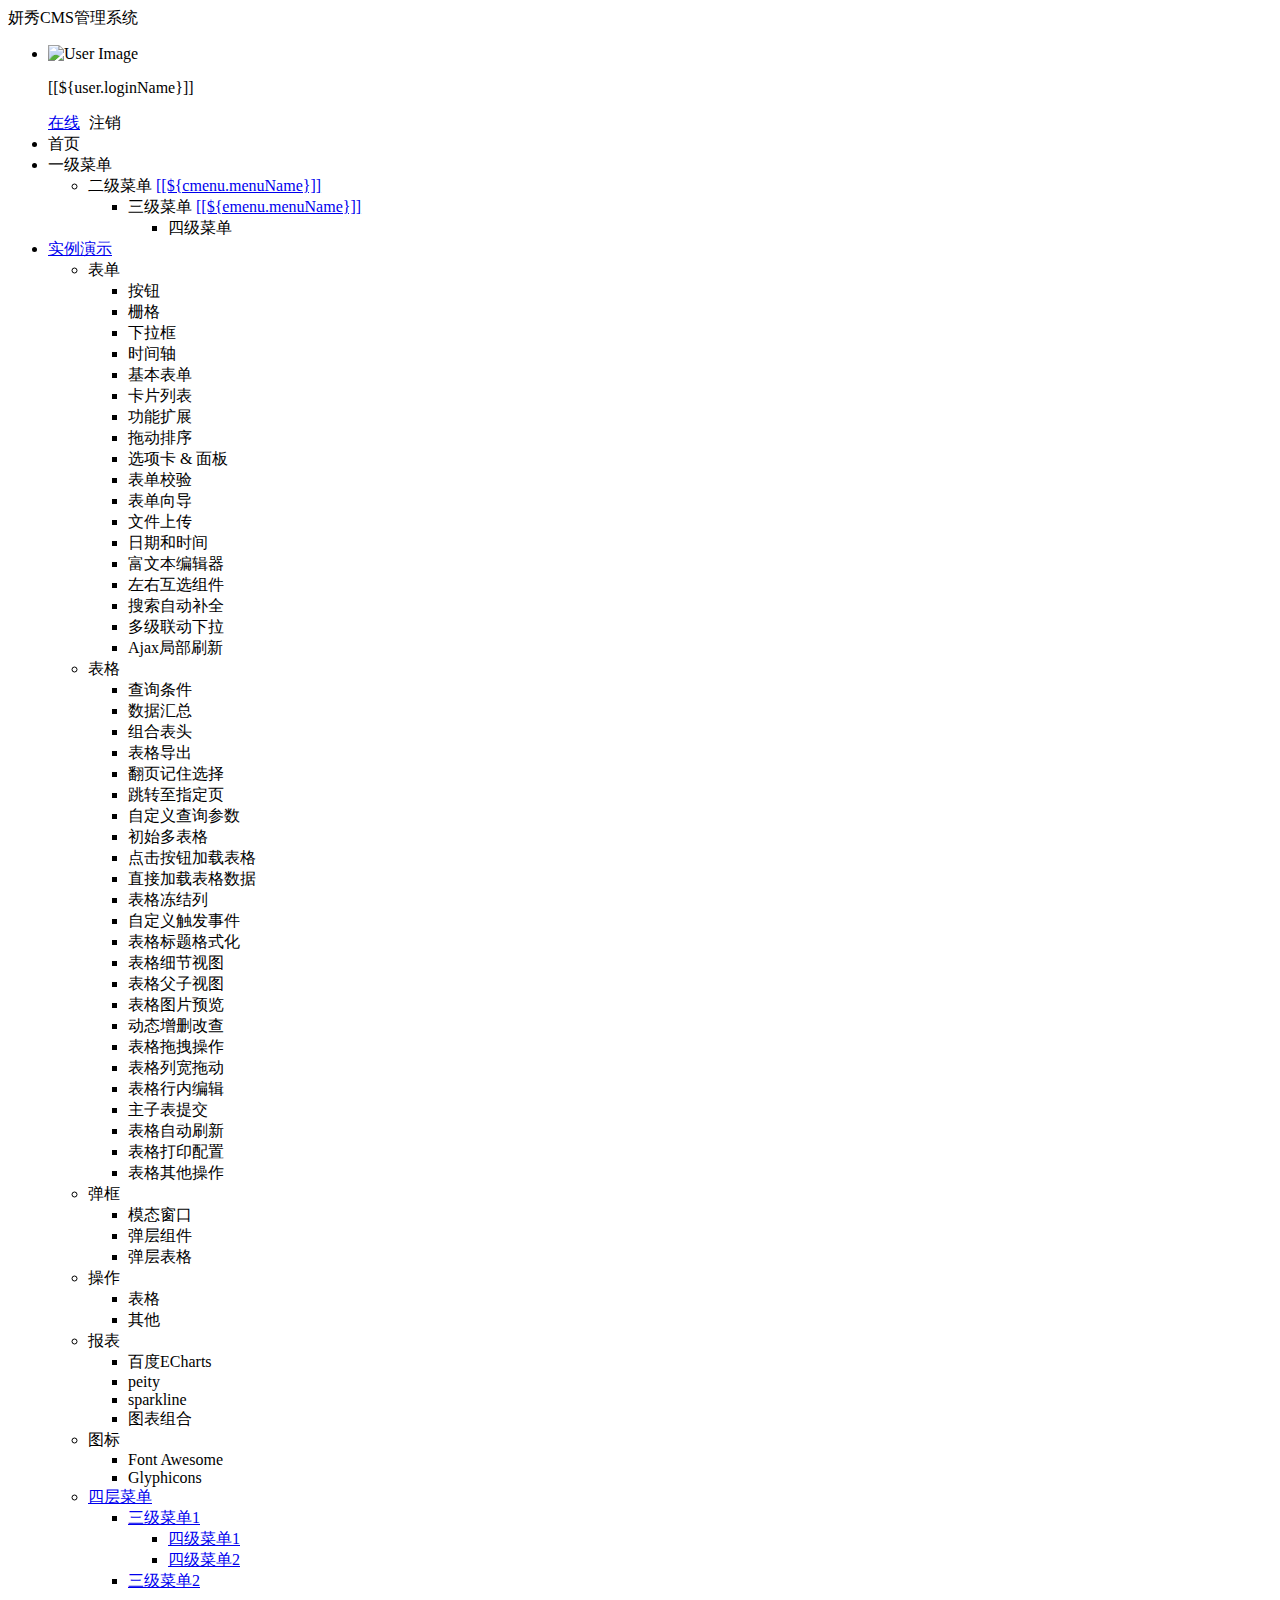
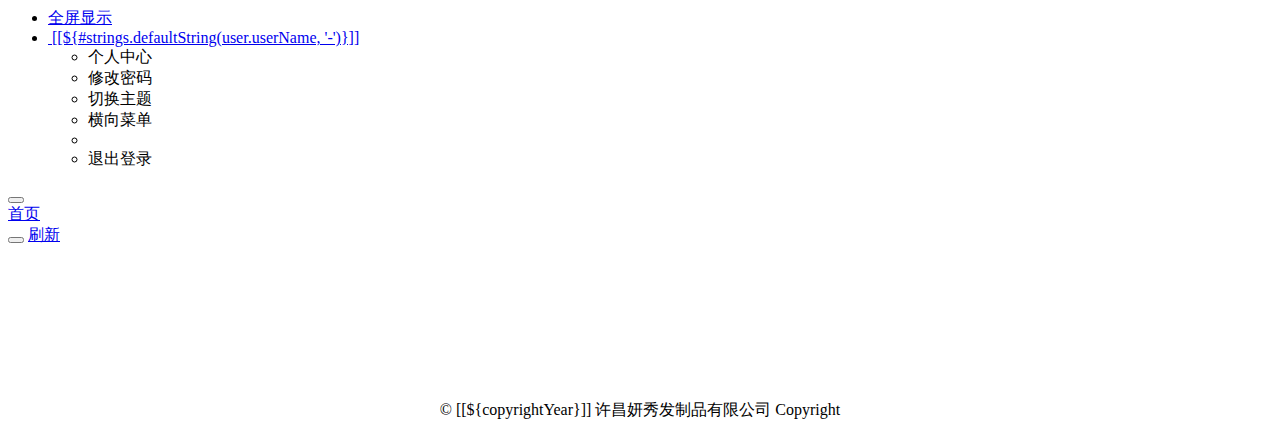
<file: yanxiuhair/yanxiuhair-admin/src/main/resources/templates/index.html>
<!DOCTYPE html>
<html  lang="zh" xmlns:th="http://www.thymeleaf.org">
<head>
    <meta charset="utf-8">
    <meta name="viewport" content="width=device-width, initial-scale=1.0">
    <meta name="renderer" content="webkit">
    <title>妍秀CMS管理系统首页</title>
    <!-- 避免IE使用兼容模式 -->
 	<meta http-equiv="X-UA-Compatible" content="IE=edge">
    <link th:href="@{favicon.ico}" rel="shortcut icon"/>
    <link th:href="@{/css/bootstrap.min.css}" rel="stylesheet"/>
    <link th:href="@{/css/jquery.contextMenu.min.css}" rel="stylesheet"/>
    <link th:href="@{/css/font-awesome.min.css}" rel="stylesheet"/>
    <link th:href="@{/css/animate.css}" rel="stylesheet"/>
    <link th:href="@{/css/style.css}" rel="stylesheet"/>
    <link th:href="@{/css/skins.css}" rel="stylesheet"/>
    <link th:href="@{/yanxiuhair/css/ui.css?v=4.4.0}" rel="stylesheet"/>
</head>
<body class="fixed-sidebar full-height-layout gray-bg" style="overflow: hidden">
<div id="wrapper">

    <!--左侧导航开始-->
    <nav class="navbar-default navbar-static-side" role="navigation">
        <div class="nav-close">
            <i class="fa fa-times-circle"></i>
        </div>
        <a th:href="@{/index}">
            <li class="logo hidden-xs">
                <span class="logo-lg">妍秀CMS管理系统</span>
            </li>
         </a>
        <div class="sidebar-collapse">
            <ul class="nav" id="side-menu">
            	<li>
            		<div class="user-panel">
            			<a class="menuItem noactive" title="个人中心" th:href="@{/system/user/profile}">
            				<div class="hide" th:text="个人中心"></div>
					        <div class="pull-left image">
		                    	<img th:src="(${#strings.isEmpty(user.avatar)}) ? @{/img/profile.jpg} : @{${user.avatar}}" th:onerror="this.src='img/profile.jpg'" class="img-circle" alt="User Image">
					        </div>
				        </a>
				        <div class="pull-left info">
				          <p>[[${user.loginName}]]</p>
				          <a href="#"><i class="fa fa-circle text-success"></i> 在线</a>
				          <a th:href="@{logout}" style="padding-left:5px;"><i class="fa fa-sign-out text-danger"></i> 注销</a>
				        </div>
				    </div>
            	</li>
                <li>
                    <a class="menuItem" th:href="@{/system/main}"><i class="fa fa-home"></i> <span class="nav-label">首页</span> </a>
                </li>
                <li th:each="menu : ${menus}">
                	<a th:class="@{${!#strings.isEmpty(menu.url) && menu.url != '#'} ? ${menu.target}}" th:href="@{${#strings.isEmpty(menu.url)} ? |#| : ${menu.url}}">
                		<i class="fa fa-bar-chart-o" th:class="${menu.icon}"></i>
                    	<span class="nav-label" th:text="${menu.menuName}">一级菜单</span>
                    	<span th:class="${#strings.isEmpty(menu.url) || menu.url == '#'} ? |fa arrow|"></span>
                	</a>
                    <ul class="nav nav-second-level collapse">
						<li th:each="cmenu : ${menu.children}">
							<a th:if="${#lists.isEmpty(cmenu.children)}" th:class="${#strings.isEmpty(cmenu.target)} ? |menuItem| : ${cmenu.target}" th:utext="${cmenu.menuName}" th:href="@{${cmenu.url}}">二级菜单</a>
							<a th:if="${not #lists.isEmpty(cmenu.children)}" href="#">[[${cmenu.menuName}]]<span class="fa arrow"></span></a>
							<ul th:if="${not #lists.isEmpty(cmenu.children)}" class="nav nav-third-level">
								<li th:each="emenu : ${cmenu.children}">
								    <a th:if="${#lists.isEmpty(emenu.children)}" th:class="${#strings.isEmpty(emenu.target)} ? |menuItem| : ${emenu.target}" th:text="${emenu.menuName}" th:href="@{${emenu.url}}">三级菜单</a>
								    <a th:if="${not #lists.isEmpty(emenu.children)}" href="#">[[${emenu.menuName}]]<span class="fa arrow"></span></a>
								    <ul th:if="${not #lists.isEmpty(emenu.children)}" class="nav nav-four-level">
								      	<li th:each="fmenu : ${emenu.children}"><a th:if="${#lists.isEmpty(fmenu.children)}" th:class="${#strings.isEmpty(fmenu.target)} ? |menuItem| : ${fmenu.target}" th:text="${fmenu.menuName}" th:href="@{${fmenu.url}}">四级菜单</a></li>
								    </ul>
								</li>
							</ul>
						</li>
					</ul>
                </li>
                <li th:if="${demoEnabled}">
                    <a href="#"><i class="fa fa-desktop"></i><span class="nav-label">实例演示</span><span class="fa arrow"></span></a>
                    <ul class="nav nav-second-level collapse">
                        <li> <a>表单<span class="fa arrow"></span></a>
                            <ul class="nav nav-third-level">
								<li><a class="menuItem" th:href="@{/demo/form/button}">按钮</a></li>
								<li><a class="menuItem" th:href="@{/demo/form/grid}">栅格</a></li>
								<li><a class="menuItem" th:href="@{/demo/form/select}">下拉框</a></li>
								<li><a class="menuItem" th:href="@{/demo/form/timeline}">时间轴</a></li>
								<li><a class="menuItem" th:href="@{/demo/form/basic}">基本表单</a></li>
								<li><a class="menuItem" th:href="@{/demo/form/cards}">卡片列表</a></li>
								<li><a class="menuItem" th:href="@{/demo/form/jasny}">功能扩展</a></li>
								<li><a class="menuItem" th:href="@{/demo/form/sortable}">拖动排序</a></li>
								<li><a class="menuItem" th:href="@{/demo/form/tabs_panels}">选项卡 & 面板</a></li>
								<li><a class="menuItem" th:href="@{/demo/form/validate}">表单校验</a></li>
								<li><a class="menuItem" th:href="@{/demo/form/wizard}">表单向导</a></li>
								<li><a class="menuItem" th:href="@{/demo/form/upload}">文件上传</a></li>
								<li><a class="menuItem" th:href="@{/demo/form/datetime}">日期和时间</a></li>
								<li><a class="menuItem" th:href="@{/demo/form/summernote}">富文本编辑器</a></li>
								<li><a class="menuItem" th:href="@{/demo/form/duallistbox}">左右互选组件</a></li>
								<li><a class="menuItem" th:href="@{/demo/form/autocomplete}">搜索自动补全</a></li>
								<li><a class="menuItem" th:href="@{/demo/form/cxselect}">多级联动下拉</a></li>
								<li><a class="menuItem" th:href="@{/demo/form/localrefresh}">Ajax局部刷新</a></li>
							</ul>
                        </li>
                        <li> <a>表格<span class="fa arrow"></span></a>
                            <ul class="nav nav-third-level">
								<li><a class="menuItem" th:href="@{/demo/table/search}">查询条件</a></li>
								<li><a class="menuItem" th:href="@{/demo/table/footer}">数据汇总</a></li>
								<li><a class="menuItem" th:href="@{/demo/table/groupHeader}">组合表头</a></li>
								<li><a class="menuItem" th:href="@{/demo/table/export}">表格导出</a></li>
								<li><a class="menuItem" th:href="@{/demo/table/remember}">翻页记住选择</a></li>
								<li><a class="menuItem" th:href="@{/demo/table/pageGo}">跳转至指定页</a></li>
								<li><a class="menuItem" th:href="@{/demo/table/params}">自定义查询参数</a></li>
								<li><a class="menuItem" th:href="@{/demo/table/multi}">初始多表格</a></li>
								<li><a class="menuItem" th:href="@{/demo/table/button}">点击按钮加载表格</a></li>
								<li><a class="menuItem" th:href="@{/demo/table/data}">直接加载表格数据</a></li>
								<li><a class="menuItem" th:href="@{/demo/table/fixedColumns}">表格冻结列</a></li>
								<li><a class="menuItem" th:href="@{/demo/table/event}">自定义触发事件</a></li>
								<li><a class="menuItem" th:href="@{/demo/table/headerStyle}">表格标题格式化</a></li>
								<li><a class="menuItem" th:href="@{/demo/table/detail}">表格细节视图</a></li>
								<li><a class="menuItem" th:href="@{/demo/table/child}">表格父子视图</a></li>
								<li><a class="menuItem" th:href="@{/demo/table/image}">表格图片预览</a></li>
								<li><a class="menuItem" th:href="@{/demo/table/curd}">动态增删改查</a></li>
								<li><a class="menuItem" th:href="@{/demo/table/reorder}">表格拖拽操作</a></li>
								<li><a class="menuItem" th:href="@{/demo/table/resizable}">表格列宽拖动</a></li>
								<li><a class="menuItem" th:href="@{/demo/table/editable}">表格行内编辑</a></li>
								<li><a class="menuItem" th:href="@{/demo/table/subdata}">主子表提交</a></li>
								<li><a class="menuItem" th:href="@{/demo/table/refresh}">表格自动刷新</a></li>
								<li><a class="menuItem" th:href="@{/demo/table/print}">表格打印配置</a></li>
								<li><a class="menuItem" th:href="@{/demo/table/other}">表格其他操作</a></li>
							</ul>
                        </li>
                        <li> <a>弹框<span class="fa arrow"></span></a>
                            <ul class="nav nav-third-level">
								<li><a class="menuItem" th:href="@{/demo/modal/dialog}">模态窗口</a></li>
								<li><a class="menuItem" th:href="@{/demo/modal/layer}">弹层组件</a></li>
								<li><a class="menuItem" th:href="@{/demo/modal/table}">弹层表格</a></li>
							</ul>
                        </li>
                        <li> <a>操作<span class="fa arrow"></span></a>
                            <ul class="nav nav-third-level">
								<li><a class="menuItem" th:href="@{/demo/operate/table}">表格</a></li>
								<li><a class="menuItem" th:href="@{/demo/operate/other}">其他</a></li>
							</ul>
                        </li>
                        <li> <a>报表<span class="fa arrow"></span></a>
                            <ul class="nav nav-third-level">
								<li><a class="menuItem" th:href="@{/demo/report/echarts}">百度ECharts</a></li>
								<li><a class="menuItem" th:href="@{/demo/report/peity}">peity</a></li>
								<li><a class="menuItem" th:href="@{/demo/report/sparkline}">sparkline</a></li>
								<li><a class="menuItem" th:href="@{/demo/report/metrics}">图表组合</a></li>
							</ul>
                        </li>
                        <li> <a>图标<span class="fa arrow"></span></a>
                            <ul class="nav nav-third-level">
								<li><a class="menuItem" th:href="@{/demo/icon/fontawesome}">Font Awesome</a></li>
								<li><a class="menuItem" th:href="@{/demo/icon/glyphicons}">Glyphicons</a></li>
							</ul>
                        </li>
                        <li>
	                        <a href="#"><i class="fa fa-sitemap"></i>四层菜单<span class="fa arrow"></span></a>
	                        <ul class="nav nav-third-level collapse">
	                            <li>
	                                <a href="#" id="damian">三级菜单1<span class="fa arrow"></span></a>
	                                <ul class="nav nav-third-level">
	                                    <li>
	                                        <a href="#">四级菜单1</a>
	                                    </li>
	                                    <li>
	                                        <a href="#">四级菜单2</a>
	                                    </li>
	                                </ul>
	                            </li>
	                            <li><a href="#">三级菜单2</a></li>
	                        </ul>
	                    </li>
                    </ul>
                </li>
            </ul>
        </div>
    </nav>
    <!--左侧导航结束-->

    <!--右侧部分开始-->
    <div id="page-wrapper" class="gray-bg dashbard-1">
        <div class="row border-bottom">
            <nav class="navbar navbar-static-top" role="navigation" style="margin-bottom: 0">
                <div class="navbar-header">
                    <a class="navbar-minimalize minimalize-styl-2" style="color:#FFF;" href="#" title="收起菜单">
                    	<i class="fa fa-bars"></i>
                    </a>
                </div>
                <ul class="nav navbar-top-links navbar-right welcome-message">
	                <li><a title="全屏显示" href="javascript:void(0)" id="fullScreen"><i class="fa fa-arrows-alt"></i> 全屏显示</a></li>
                    <li class="dropdown user-menu">
						<a href="javascript:void(0)" class="dropdown-toggle" data-hover="dropdown">
							<img th:src="(${#strings.isEmpty(user.avatar)}) ? @{/img/profile.jpg} : @{${user.avatar}}" th:onerror="this.src='img/profile.jpg'" class="user-image">
							<span class="hidden-xs">[[${#strings.defaultString(user.userName, '-')}]]</span>
						</a>
						<ul class="dropdown-menu">
							<li class="mt5">
								<a th:href="@{/system/user/profile}" class="menuItem">
								<i class="fa fa-user"></i> 个人中心</a>
							</li>
							<li>
								<a onclick="resetPwd()">
								<i class="fa fa-key"></i> 修改密码</a>
							</li>
							<li>
								<a onclick="switchSkin()">
								<i class="fa fa-dashboard"></i> 切换主题</a>
							</li>
							<li>
								<a onclick="toggleMenu()">
								<i class="fa fa-toggle-off"></i> 横向菜单</a>
							</li>
							<li class="divider"></li>
							<li>
								<a th:href="@{logout}">
								<i class="fa fa-sign-out"></i> 退出登录</a>
							</li>
						</ul>
					</li>
                </ul>
            </nav>
        </div>
        <div class="row content-tabs">
            <button class="roll-nav roll-left tabLeft">
                <i class="fa fa-backward"></i>
            </button>
            <nav class="page-tabs menuTabs">
                <div class="page-tabs-content">
                    <a href="javascript:;" class="active menuTab" th:data-id="@{/system/main}">首页</a>
                </div>
            </nav>
            <button class="roll-nav roll-right tabRight">
                <i class="fa fa-forward"></i>
            </button>
            <a href="javascript:void(0);" class="roll-nav roll-right tabReload"><i class="fa fa-refresh"></i> 刷新</a>
        </div>

        <a id="ax_close_max" class="ax_close_max" href="#" title="关闭全屏"> <i class="fa fa-times-circle-o"></i> </a>

        <div class="row mainContent" id="content-main" th:style="${#bools.isFalse(ignoreFooter)} ? |height: calc(100% - 91px)|">
            <iframe class="RuoYi_iframe" name="iframe0" width="100%" height="100%" th:data-id="@{/system/main}"
                    th:src="@{/system/main}" frameborder="0" seamless></iframe>
        </div>
        
        <div th:if="${ignoreFooter}" class="footer">
            <div style="text-align: center;">© [[${copyrightYear}]] 许昌妍秀发制品有限公司 Copyright </div>
        </div>
    </div>
    <!--右侧部分结束-->
</div>
<!-- 全局js -->
<script th:src="@{/js/jquery.min.js}"></script>
<script th:src="@{/js/bootstrap.min.js}"></script>
<script th:src="@{/js/plugins/metisMenu/jquery.metisMenu.js}"></script>
<script th:src="@{/js/plugins/slimscroll/jquery.slimscroll.min.js}"></script>
<script th:src="@{/js/jquery.contextMenu.min.js}"></script>
<script th:src="@{/ajax/libs/blockUI/jquery.blockUI.js}"></script>
<script th:src="@{/ajax/libs/layer/layer.min.js}"></script>
<script th:src="@{/yanxiuhair/js/ui.js?v=4.4.0}"></script>
<script th:src="@{/yanxiuhair/js/common.js?v=4.4.0}"></script>
<script th:src="@{/yanxiuhair/index.js}"></script>
<script th:src="@{/ajax/libs/fullscreen/jquery.fullscreen.js}"></script>
<script th:inline="javascript">
var ctx = [[@{/}]];
// 皮肤缓存
var skin = storage.get("skin");
// history（表示去掉地址的#）否则地址以"#"形式展示
var mode = "history";
// 历史访问路径缓存
var historyPath = storage.get("historyPath");
// 是否页签与菜单联动
var isLinkage = true;

// 本地主题优先，未设置取系统配置
if($.common.isNotEmpty(skin)){
	$("body").addClass(skin.split('|')[0]);
	$("body").addClass(skin.split('|')[1]);
} else {
	$("body").addClass([[${sideTheme}]]);
	$("body").addClass([[${skinName}]]);
	var sideThemeStr = [[${sideTheme}]];
	var skinNameStr = [[${skinName}]];
	storage.set('skin', skinNameStr + "|" + sideThemeStr);
}

/* 用户管理-重置密码 */
function resetPwd() {
    var url = ctx + 'system/user/profile/resetPwd';
    $.modal.open("重置密码", url, '770', '380');
}

/* 切换主题 */
function switchSkin() {
    layer.open({
		type : 2,
		shadeClose : true,
		title : "切换主题",
		area : ["530px", "386px"],
		content : [ctx + "system/switchSkin", 'no']
	})
}

/* 切换菜单 */
function toggleMenu() {
	$.modal.confirm("确认要切换成横向菜单吗？", function() {
		$.get(ctx + 'system/menuStyle/topnav', function(result) {
            window.location.reload();
	    });
	})
}

/** 刷新时访问路径页签 */
function applyPath(url) {
	$('a[href$="' + decodeURI(url) + '"]').click();
	if (!$('a[href$="' + url + '"]').hasClass("noactive")) {
	    $('a[href$="' + url + '"]').parent("li").addClass("selected").parents("li").addClass("active").end().parents("ul").addClass("in");
	}
}

$(function() {
	if($.common.equals("history", mode) && window.performance.navigation.type == 1) {
		var url = storage.get('publicPath');
	    if ($.common.isNotEmpty(url)) {
	    	applyPath(url);
	    }
	} else {
		var hash = location.hash;
	    if ($.common.isNotEmpty(hash)) {
	        var url = hash.substring(1, hash.length);
	        applyPath(url);
	    } else {
	    	if($.common.equals("history", mode)) {
	    		storage.set('publicPath', "");
	    	}
	    }
	}
	
	/* 初始密码提示 */
	if([[${isDefaultModifyPwd}]]) {
		layer.confirm("您的密码还是初始密码，请修改密码！", {
			icon: 0,
			title: "安全提示",
			btn: ['确认'	, '取消'],
			offset: ['30%']
		}, function (index) {
			resetPwd();
			layer.close(index);
		});
	}
	
	/* 过期密码提示 */
	if([[${isPasswordExpired}]]) {
		layer.confirm("您的密码已过期，请尽快修改密码！", {
			icon: 0,
			title: "安全提示",
			btn: ['确认'	, '取消'],
			offset: ['30%']
		}, function (index) {
			resetPwd();
			layer.close(index);
		});
	}
});
</script>
</body>
</html>
</file>
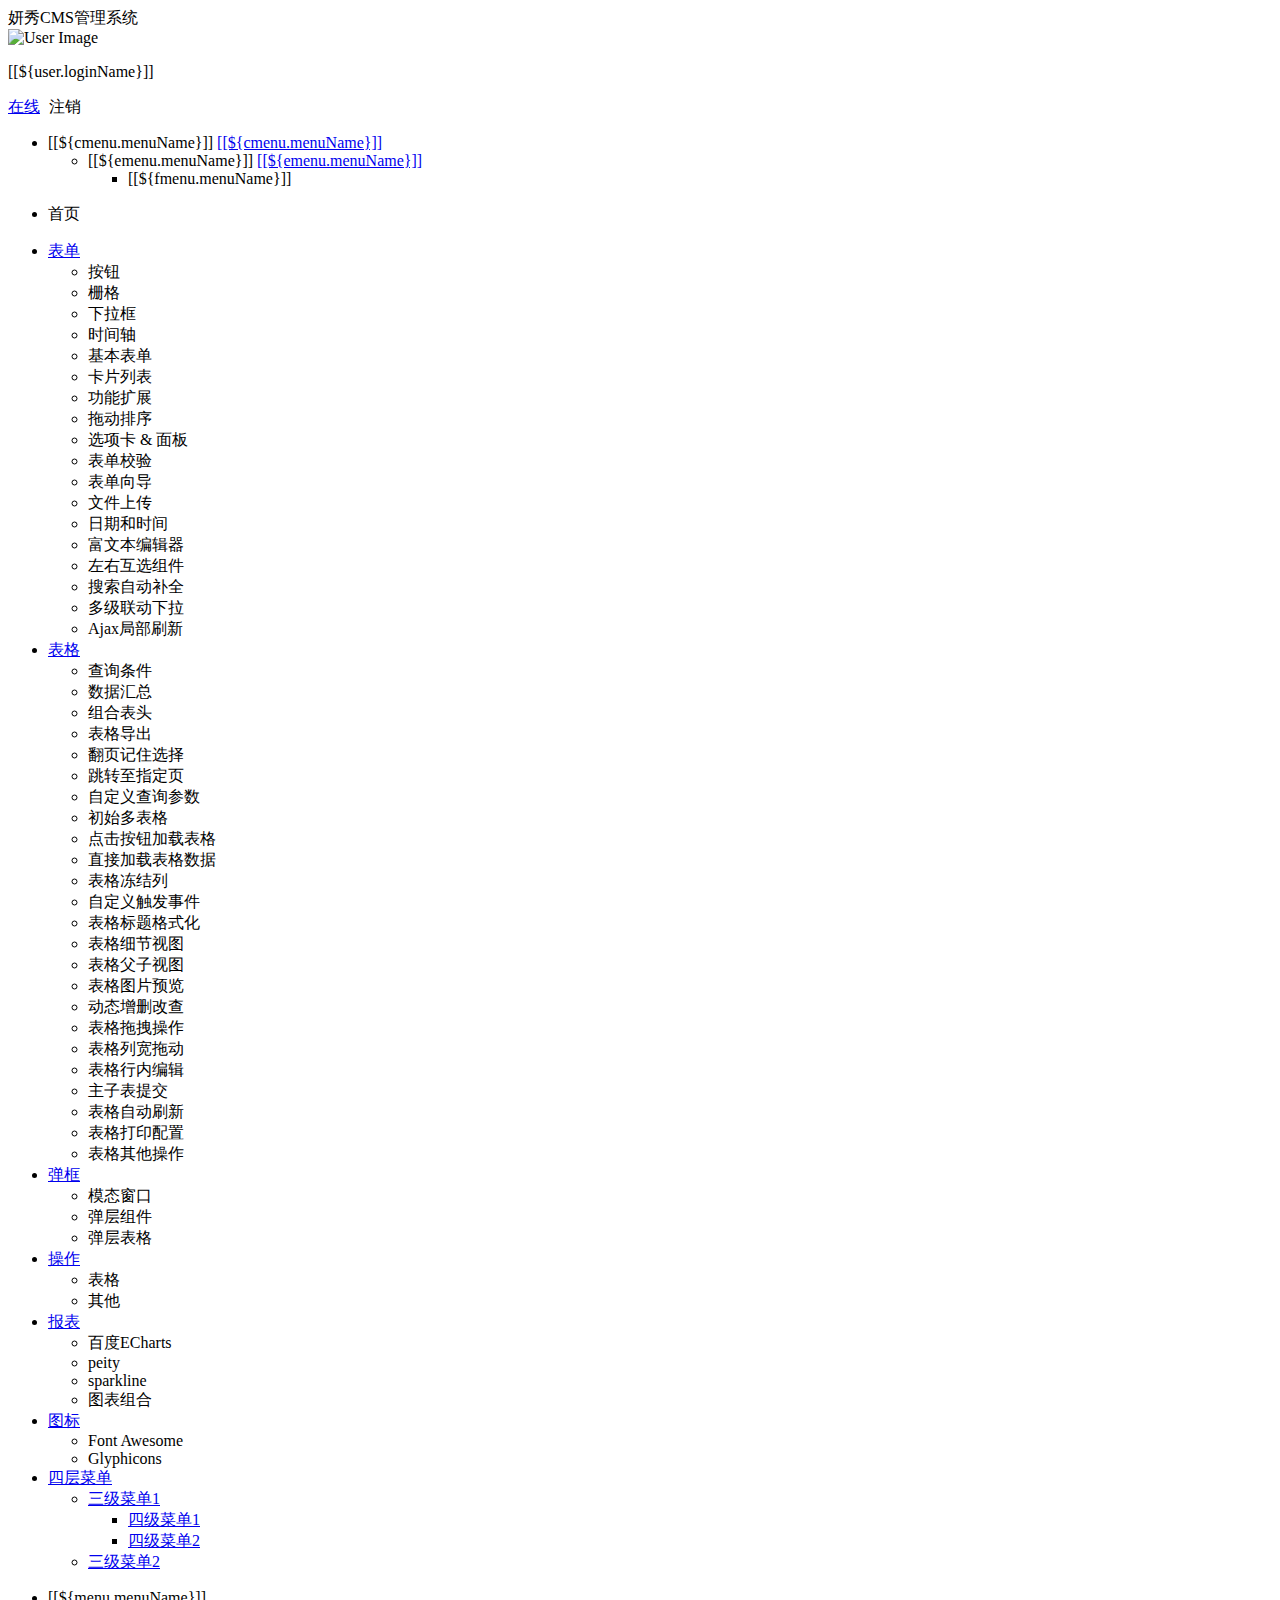
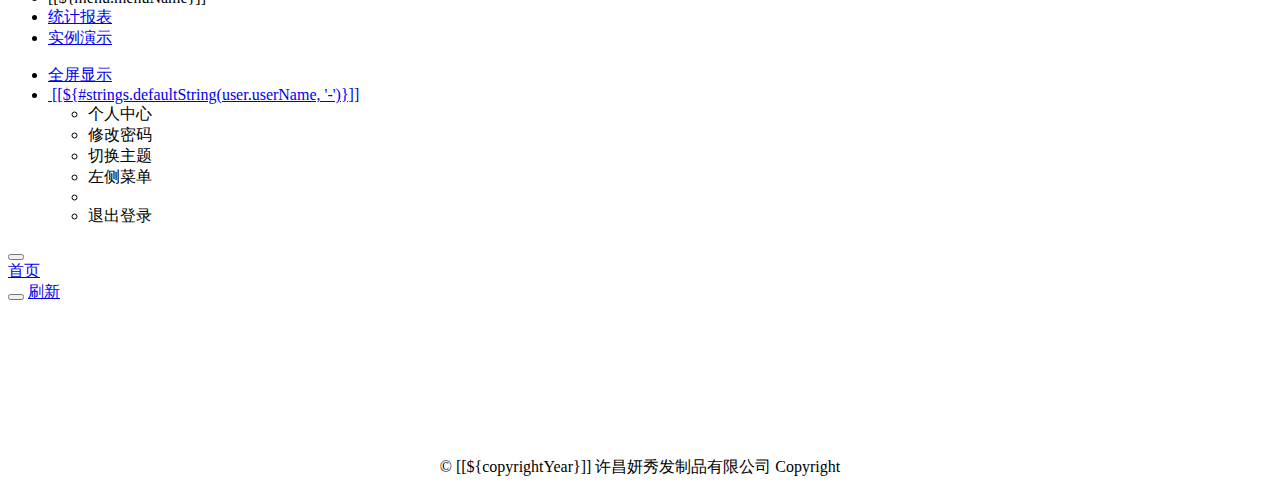
<file: yanxiuhair/yanxiuhair-admin/src/main/resources/templates/index-topnav.html>
<!DOCTYPE html>
<html  lang="zh" xmlns:th="http://www.thymeleaf.org">
<head>
    <meta charset="utf-8">
    <meta name="viewport" content="width=device-width, initial-scale=1.0">
    <meta name="renderer" content="webkit">
    <title>妍秀CMS管理系统首页</title>
    <!-- 避免IE使用兼容模式 -->
 	<meta http-equiv="X-UA-Compatible" content="IE=edge">
    <link th:href="@{favicon.ico}" rel="shortcut icon"/>
    <link th:href="@{/css/bootstrap.min.css}" rel="stylesheet"/>
    <link th:href="@{/css/jquery.contextMenu.min.css}" rel="stylesheet"/>
    <link th:href="@{/css/font-awesome.min.css}" rel="stylesheet"/>
    <link th:href="@{/css/animate.css}" rel="stylesheet"/>
    <link th:href="@{/css/style.css}" rel="stylesheet"/>
    <link th:href="@{/css/skins.css?v=20200902}" rel="stylesheet"/>
    <link th:href="@{/yanxiuhair/css/ui.css?v=4.4.0}" rel="stylesheet"/>
</head>
<body class="fixed-sidebar full-height-layout gray-bg" style="overflow: hidden">
<div id="wrapper">

    <!--左侧导航开始-->
    <nav class="navbar-default navbar-static-side" role="navigation">
        <div class="nav-close">
            <i class="fa fa-times-circle"></i>
        </div>
        <a th:href="@{/index}">
            <li class="logo hidden-xs">
                <span class="logo-lg">妍秀CMS管理系统</span>
            </li>
         </a>
        <div class="sidebar-collapse tab-content" id="side-menu">
			<div class="user-panel">
				<a class="menuItem noactive" title="个人中心" th:href="@{/system/user/profile}">
					<div class="hide" th:text="个人中心"></div>
					<div class="pull-left image">
						<img th:src="(${#strings.isEmpty(user.avatar)}) ? @{/img/profile.jpg} : @{${user.avatar}}" th:onerror="this.src='img/profile.jpg'" class="img-circle" alt="User Image">
					</div>
				</a>
				<div class="pull-left info">
				  <p>[[${user.loginName}]]</p>
				  <a href="#"><i class="fa fa-circle text-success"></i> 在线</a>
				  <a th:href="@{logout}" style="padding-left:5px;"><i class="fa fa-sign-out text-danger"></i> 注销</a>
				</div>
			</div>
			
            <!-- 左侧菜单 -->
			<th:block th:each="menu : ${menus}">
			<div class="tab-pane fade height-full" th:id="|menu_${menu.menuId}|">
			  <ul class="nav">
                <li th:each="cmenu : ${menu.children}">
			      <a class="menu-content" th:if="${#lists.isEmpty(cmenu.children)}" th:href="@{${cmenu.url}}" th:classappend="${#strings.isEmpty(cmenu.target)} ? |menuItem| : ${cmenu.target}">
			        <i th:class="${cmenu.icon} + ' fa-fw'"></i> <span class="nav-label">[[${cmenu.menuName}]]</span>
			      </a>
			      <a class="menu-content" th:if="${not #lists.isEmpty(cmenu.children)}" href="#">
			        <i th:class="${cmenu.icon} + ' fa-fw'"></i>
			        <span class="nav-label">[[${cmenu.menuName}]]</span>
			        <span class="fa arrow"></span>
                  </a>
				  <ul th:if="${not #lists.isEmpty(cmenu.children)}" class="nav nav-second-level collapse">
				    <li th:each="emenu : ${cmenu.children}">
				      <a th:if="${#lists.isEmpty(emenu.children)}" th:href="@{${emenu.url}}" th:class="${#strings.isEmpty(emenu.target)} ? |menuItem| : ${emenu.target}">
				        <i th:class="${emenu.icon} + ' fa-fw'"></i> 
				        [[${emenu.menuName}]]
				      </a>
				      <a th:if="${not #lists.isEmpty(emenu.children)}" href="#">
				        <i th:class="${emenu.icon} + ' fa-fw'"></i> 
				        [[${emenu.menuName}]]
				        <span class="fa arrow"></span>
				      </a>
				      <ul th:if="${not #lists.isEmpty(emenu.children)}" class="nav nav-third-level collapse">
				        <li th:each="fmenu : ${emenu.children}"><a th:if="${#lists.isEmpty(fmenu.children)}" th:class="${#strings.isEmpty(fmenu.target)} ? |menuItem| : ${fmenu.target}" th:href="@{${fmenu.url}}">[[${fmenu.menuName}]]</a></li>
				      </ul>
				    </li>
				  </ul>
                </li>
			  </ul>
			</div>
			</th:block>
			
			<!-- 首页菜单 -->
			<div class="tab-pane fade height-full" id="index">
			  <ul class="nav">
			    <li>
			      <a class="menuItem" th:href="@{/system/main}">
			      <i class="fa fa-home"></i> <span class="nav-label">首页</span></a>
			    </li>
			  </ul>
			</div>
			
            <!-- 实例演示菜单 -->
			<div class="tab-pane fade height-full" id="demo" th:if="${demoEnabled}">
			  <ul class="nav">
			    <li>
			      <a href="#"><i class="fa fa-edit"></i> <span class="nav-label">表单</span><span class="fa arrow"></span></a>
			      <ul class="nav nav-second-level collapse">
					<li><a class="menuItem" th:href="@{/demo/form/button}">按钮</a></li>
					<li><a class="menuItem" th:href="@{/demo/form/grid}">栅格</a></li>
					<li><a class="menuItem" th:href="@{/demo/form/select}">下拉框</a></li>
					<li><a class="menuItem" th:href="@{/demo/form/timeline}">时间轴</a></li>
					<li><a class="menuItem" th:href="@{/demo/form/basic}">基本表单</a></li>
					<li><a class="menuItem" th:href="@{/demo/form/cards}">卡片列表</a></li>
					<li><a class="menuItem" th:href="@{/demo/form/jasny}">功能扩展</a></li>
					<li><a class="menuItem" th:href="@{/demo/form/sortable}">拖动排序</a></li>
					<li><a class="menuItem" th:href="@{/demo/form/tabs_panels}">选项卡 & 面板</a></li>
					<li><a class="menuItem" th:href="@{/demo/form/validate}">表单校验</a></li>
					<li><a class="menuItem" th:href="@{/demo/form/wizard}">表单向导</a></li>
					<li><a class="menuItem" th:href="@{/demo/form/upload}">文件上传</a></li>
					<li><a class="menuItem" th:href="@{/demo/form/datetime}">日期和时间</a></li>
					<li><a class="menuItem" th:href="@{/demo/form/summernote}">富文本编辑器</a></li>
					<li><a class="menuItem" th:href="@{/demo/form/duallistbox}">左右互选组件</a></li>
					<li><a class="menuItem" th:href="@{/demo/form/autocomplete}">搜索自动补全</a></li>
					<li><a class="menuItem" th:href="@{/demo/form/cxselect}">多级联动下拉</a></li>
					<li><a class="menuItem" th:href="@{/demo/form/localrefresh}">Ajax局部刷新</a></li>
			      </ul>
			    </li>
			    <li>
			      <a href="#"><i class="fa fa-table"></i> <span class="nav-label">表格</span><span class="fa arrow"></span></a>
			      <ul class="nav nav-second-level collapse">
					<li><a class="menuItem" th:href="@{/demo/table/search}">查询条件</a></li>
					<li><a class="menuItem" th:href="@{/demo/table/footer}">数据汇总</a></li>
					<li><a class="menuItem" th:href="@{/demo/table/groupHeader}">组合表头</a></li>
					<li><a class="menuItem" th:href="@{/demo/table/export}">表格导出</a></li>
					<li><a class="menuItem" th:href="@{/demo/table/remember}">翻页记住选择</a></li>
					<li><a class="menuItem" th:href="@{/demo/table/pageGo}">跳转至指定页</a></li>
					<li><a class="menuItem" th:href="@{/demo/table/params}">自定义查询参数</a></li>
					<li><a class="menuItem" th:href="@{/demo/table/multi}">初始多表格</a></li>
					<li><a class="menuItem" th:href="@{/demo/table/button}">点击按钮加载表格</a></li>
					<li><a class="menuItem" th:href="@{/demo/table/data}">直接加载表格数据</a></li>
					<li><a class="menuItem" th:href="@{/demo/table/fixedColumns}">表格冻结列</a></li>
					<li><a class="menuItem" th:href="@{/demo/table/event}">自定义触发事件</a></li>
					<li><a class="menuItem" th:href="@{/demo/table/headerStyle}">表格标题格式化</a></li>
					<li><a class="menuItem" th:href="@{/demo/table/detail}">表格细节视图</a></li>
					<li><a class="menuItem" th:href="@{/demo/table/child}">表格父子视图</a></li>
					<li><a class="menuItem" th:href="@{/demo/table/image}">表格图片预览</a></li>
					<li><a class="menuItem" th:href="@{/demo/table/curd}">动态增删改查</a></li>
					<li><a class="menuItem" th:href="@{/demo/table/reorder}">表格拖拽操作</a></li>
					<li><a class="menuItem" th:href="@{/demo/table/resizable}">表格列宽拖动</a></li>
					<li><a class="menuItem" th:href="@{/demo/table/editable}">表格行内编辑</a></li>
					<li><a class="menuItem" th:href="@{/demo/table/subdata}">主子表提交</a></li>
					<li><a class="menuItem" th:href="@{/demo/table/refresh}">表格自动刷新</a></li>
					<li><a class="menuItem" th:href="@{/demo/table/print}">表格打印配置</a></li>
					<li><a class="menuItem" th:href="@{/demo/table/other}">表格其他操作</a></li>
			      </ul>
			    </li>
			    <li>
			      <a href="#"><i class="fa fa-flask"></i> <span class="nav-label">弹框</span><span class="fa arrow"></span></a>
			      <ul class="nav nav-second-level collapse">
					<li><a class="menuItem" th:href="@{/demo/modal/dialog}">模态窗口</a></li>
					<li><a class="menuItem" th:href="@{/demo/modal/layer}">弹层组件</a></li>
					<li><a class="menuItem" th:href="@{/demo/modal/table}">弹层表格</a></li>
			      </ul>
			    </li>
			    <li>
			      <a href="#"><i class="fa fa-wpforms"></i> <span class="nav-label">操作</span><span class="fa arrow"></span></a>
			      <ul class="nav nav-second-level collapse">
					<li><a class="menuItem" th:href="@{/demo/operate/table}">表格</a></li>
					<li><a class="menuItem" th:href="@{/demo/operate/other}">其他</a></li>
			      </ul>
			    </li>
			    <li>
			      <a href="#"><i class="fa fa-bar-chart-o"></i> <span class="nav-label">报表</span><span class="fa arrow"></span></a>
			      <ul class="nav nav-second-level collapse">
					<li><a class="menuItem" th:href="@{/demo/report/echarts}">百度ECharts</a></li>
					<li><a class="menuItem" th:href="@{/demo/report/peity}">peity</a></li>
					<li><a class="menuItem" th:href="@{/demo/report/sparkline}">sparkline</a></li>
					<li><a class="menuItem" th:href="@{/demo/report/metrics}">图表组合</a></li>
			      </ul>
			    </li>
			    <li>
			      <a href="#"><i class="fa fa-book"></i> <span class="nav-label">图标</span><span class="fa arrow"></span></a>
			      <ul class="nav nav-second-level collapse">
					<li><a class="menuItem" th:href="@{/demo/icon/fontawesome}">Font Awesome</a></li>
					<li><a class="menuItem" th:href="@{/demo/icon/glyphicons}">Glyphicons</a></li>
			      </ul>
			    </li>
			    <li>
			      <a href="#"><i class="fa fa-navicon"></i> <span class="nav-label">四层菜单</span><span class="fa arrow"></span></a>
			      <ul class="nav nav-second-level collapse">
					<li>
						<a href="#" id="damian">三级菜单1<span class="fa arrow"></span></a>
						<ul class="nav nav-third-level collapse">
							<li>
								<a href="#">四级菜单1</a>
							</li>
							<li>
								<a href="#">四级菜单2</a>
							</li>
						</ul>
					</li>
					<li><a href="#">三级菜单2</a></li>
			      </ul>
			    </li>
			  </ul>
			</div>
        </div>
    </nav>
    <!--左侧导航结束-->

    <!--右侧部分开始-->
    <div id="page-wrapper" class="gray-bg dashbard-1">
        <div class="row border-bottom">
            <nav class="navbar navbar-static-top" role="navigation" style="margin-bottom: 0">
                <div class="navbar-header">
                    <a class="navbar-minimalize minimalize-styl-2" style="color:#FFF;" href="#" title="收起菜单">
                    	<i class="fa fa-bars"></i>
                    </a>
                </div>
                <!-- 顶部栏 -->
                <div id="navMenu">
                  <ul class="nav navbar-toolbar nav-tabs navbar-left hidden-xs">
                    
                    <!-- 顶部菜单列表 -->
	                <th:block th:each="menu : ${menus}">
               	    <li role="presentation" th:id="|tab_${menu.menuId}|">
                        <a data-toggle="tab" th:class="@{${!#strings.isEmpty(menu.target) && menu.target == 'menuBlank'} ? 'menuBlank'}" th:href="@{${!#strings.isEmpty(menu.target) && menu.target == 'menuBlank'} ? ${menu.url} : |#menu_${menu.menuId}|}">
                            <i th:class="${menu.icon}"></i> <span>[[${menu.menuName}]]</span>
                        </a>
                    </li>
	                </th:block>
	                
	                <li role="presentation" id="tab_index">
                      <a data-toggle="tab" href="#index">
                        <i class="fa fa-area-chart"></i> <span>统计报表</span>
                      </a>
                    </li>
                    
                    <li role="presentation" id="tab_demo" th:if="${demoEnabled}">
                      <a data-toggle="tab" href="#demo">
                        <i class="fa fa-desktop"></i> <span>实例演示</span>
                      </a>
                    </li>
				  </ul>
				</div>
                <!-- 右侧栏 -->
                <ul class="nav navbar-top-links navbar-right welcome-message">
	                <li><a title="全屏显示" href="javascript:void(0)" id="fullScreen"><i class="fa fa-arrows-alt"></i> 全屏显示</a></li>
                    <li class="dropdown user-menu">
						<a href="javascript:void(0)" class="dropdown-toggle" data-hover="dropdown">
							<img th:src="(${#strings.isEmpty(user.avatar)}) ? @{/img/profile.jpg} : @{${user.avatar}}" th:onerror="this.src='img/profile.jpg'" class="user-image">
							<span class="hidden-xs">[[${#strings.defaultString(user.userName, '-')}]]</span>
						</a>
						<ul class="dropdown-menu">
							<li class="mt5">
								<a th:href="@{/system/user/profile}" class="menuItem">
								<i class="fa fa-user"></i> 个人中心</a>
							</li>
							<li>
								<a onclick="resetPwd()">
								<i class="fa fa-key"></i> 修改密码</a>
							</li>
							<li>
								<a onclick="switchSkin()">
								<i class="fa fa-dashboard"></i> 切换主题</a>
							</li>
							<li>
								<a onclick="toggleMenu()">
								<i class="fa fa-toggle-off"></i> 左侧菜单</a>
							</li>
							<li class="divider"></li>
							<li>
								<a th:href="@{logout}">
								<i class="fa fa-sign-out"></i> 退出登录</a>
							</li>
						</ul>
					</li>
                </ul>
            </nav>
        </div>
        <div class="row content-tabs">
            <button class="roll-nav roll-left tabLeft">
                <i class="fa fa-backward"></i>
            </button>
            <nav class="page-tabs menuTabs">
                <div class="page-tabs-content">
                    <a href="javascript:;" class="active menuTab" th:data-id="@{/system/main}">首页</a>
                </div>
            </nav>
            <button class="roll-nav roll-right tabRight">
                <i class="fa fa-forward"></i>
            </button>
            <a href="javascript:void(0);" class="roll-nav roll-right tabReload"><i class="fa fa-refresh"></i> 刷新</a>
        </div>

        <a id="ax_close_max" class="ax_close_max" href="#" title="关闭全屏"> <i class="fa fa-times-circle-o"></i> </a>

        <div class="row mainContent" id="content-main" th:style="${#bools.isFalse(ignoreFooter)} ? |height: calc(100% - 91px)|">
            <iframe class="RuoYi_iframe" name="iframe0" width="100%" height="100%" th:data-id="@{/system/main}"
                    th:src="@{/system/main}" frameborder="0" seamless></iframe>
        </div>
        
        <div th:if="${ignoreFooter}" class="footer">
            <div style="text-align: center;">© [[${copyrightYear}]] 许昌妍秀发制品有限公司 Copyright </div>
        </div>
    </div>
    <!--右侧部分结束-->
</div>
<!-- 全局js -->
<script th:src="@{/js/jquery.min.js}"></script>
<script th:src="@{/js/bootstrap.min.js}"></script>
<script th:src="@{/js/plugins/metisMenu/jquery.metisMenu.js}"></script>
<script th:src="@{/js/plugins/slimscroll/jquery.slimscroll.min.js}"></script>
<script th:src="@{/js/jquery.contextMenu.min.js}"></script>
<script th:src="@{/ajax/libs/blockUI/jquery.blockUI.js}"></script>
<script th:src="@{/ajax/libs/layer/layer.min.js}"></script>
<script th:src="@{/yanxiuhair/js/ui.js?v=4.4.0}"></script>
<script th:src="@{/yanxiuhair/js/common.js?v=4.4.0}"></script>
<script th:src="@{/yanxiuhair/index.js?v=20200902}"></script>
<script th:src="@{/ajax/libs/fullscreen/jquery.fullscreen.js}"></script>
<script th:src="@{/js/resize-tabs.js}"></script>
<script th:inline="javascript">
var ctx = [[@{/}]];
// 皮肤缓存
var skin = storage.get("skin");
// history（表示去掉地址的#）否则地址以"#"形式展示
var mode = "history";
// 历史访问路径缓存
var historyPath = storage.get("historyPath");
// 是否页签与菜单联动
var isLinkage = true;

// 本地主题优先，未设置取系统配置
if($.common.isNotEmpty(skin)){
	$("body").addClass(skin.split('|')[0]);
	$("body").addClass(skin.split('|')[1]);
} else {
	$("body").addClass([[${sideTheme}]]);
	$("body").addClass([[${skinName}]]);
	var sideThemeStr = [[${sideTheme}]];
	var skinNameStr = [[${skinName}]];
	storage.set('skin', skinNameStr + "|" + sideThemeStr);
}

/* 用户管理-重置密码 */
function resetPwd() {
    var url = ctx + 'system/user/profile/resetPwd';
    $.modal.open("重置密码", url, '770', '380');
}
/* 切换主题 */
function switchSkin() {
    layer.open({
		type : 2,
		shadeClose : true,
		title : "切换主题",
		area : ["530px", "386px"],
		content : [ctx + "system/switchSkin", 'no']
	})
}

/* 切换菜单 */
function toggleMenu() {
	$.modal.confirm("确认要切换成左侧菜单吗？", function() {
		$.get(ctx + 'system/menuStyle/default', function(result) {
            window.location.reload();
	    });
	})
}

/** 刷新时访问路径页签 */
function applyPath(url) {
	var $dataObj = $('a[href$="' + decodeURI(url) + '"]');
	$dataObj.click();
	if (!$dataObj.hasClass("noactive")) {
	    $dataObj.parent("li").addClass("selected").parents("li").addClass("active").end().parents("ul").addClass("in");
	}
	// 顶部菜单同步处理
    var tabStr = $dataObj.parents(".tab-pane").attr("id");
    if ($.common.isNotEmpty(tabStr)) {
        var sepIndex = tabStr.lastIndexOf('_');
        var menuId = tabStr.substring(sepIndex + 1, tabStr.length);
        $("#tab_" + menuId + " a").click();
    }
}

$(function() {
	if($.common.equals("history", mode) && window.performance.navigation.type == 1) {
		var url = storage.get('publicPath');
	    if ($.common.isNotEmpty(url)) {
	    	applyPath(url);
	    } else {
	    	$(".navbar-toolbar li a").eq(0).click();
	    }
	} else {
		var hash = location.hash;
	    if ($.common.isNotEmpty(hash)) {
	        var url = hash.substring(1, hash.length);
	        applyPath(url);
	    } else {
	    	if($.common.equals("history", mode)) {
	    		storage.set('publicPath', "");
	    	}
	    	$(".navbar-toolbar li a").eq(0).click();
	    }
	}
	
	/* 初始密码提示 */
	if([[${isDefaultModifyPwd}]]) {
		layer.confirm("您的密码还是初始密码，请修改密码！", {
			icon: 0,
			title: "安全提示",
			btn: ['确认'	, '取消'],
			offset: ['30%']
		}, function (index) {
			resetPwd();
			layer.close(index);
		});
	}
	
	/* 过期密码提示 */
	if([[${isPasswordExpired}]]) {
		layer.confirm("您的密码已过期，请尽快修改密码！", {
			icon: 0,
			title: "安全提示",
			btn: ['确认'	, '取消'],
			offset: ['30%']
		}, function (index) {
			resetPwd();
			layer.close(index);
		});
	}
});
</script>
</body>
</html>
</file>
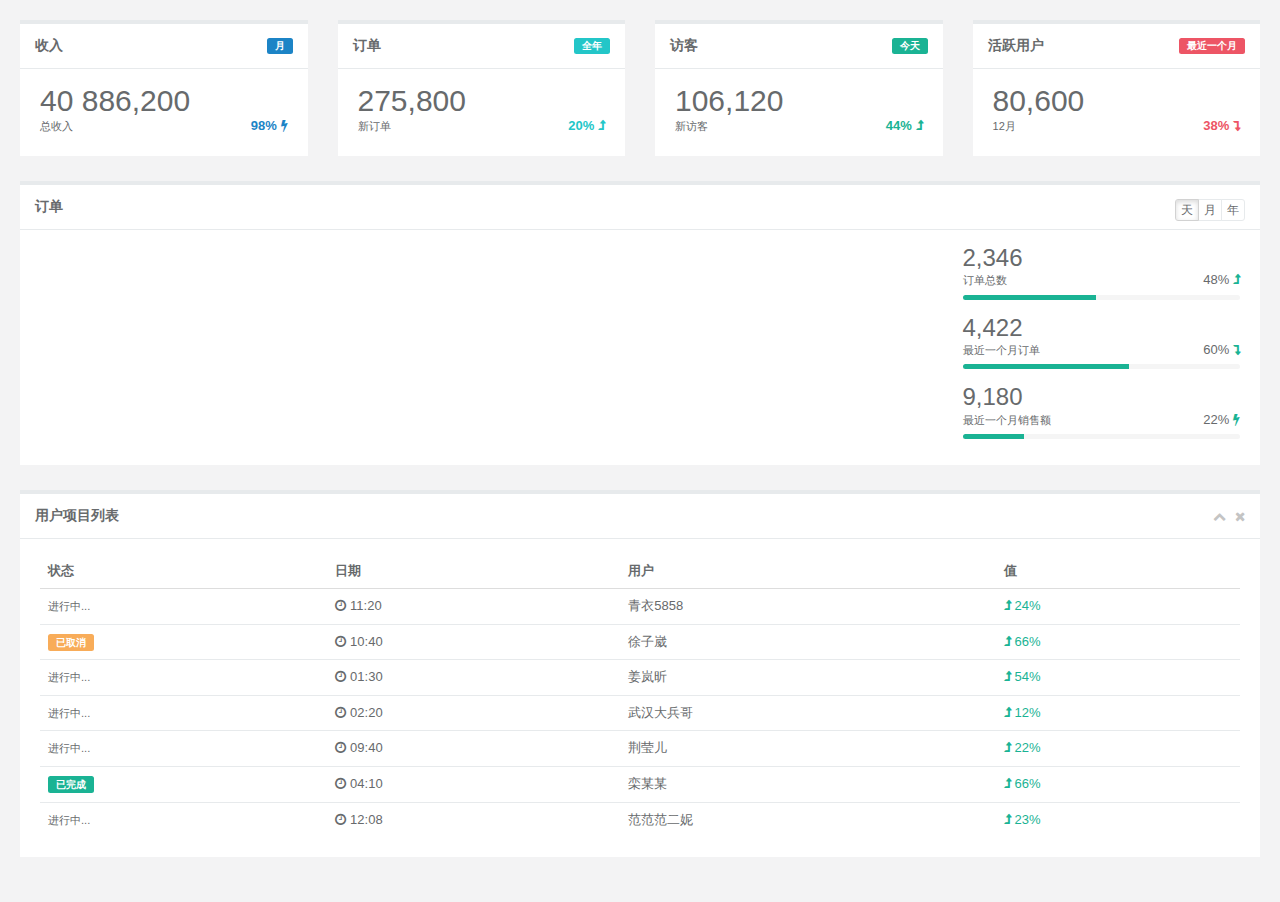
<file: yanxiuhair/yanxiuhair-admin/src/main/resources/templates/main.html>
<!DOCTYPE html>
<html lang="zh" xmlns:th="http://www.thymeleaf.org">
<head>
    <meta charset="utf-8">
    <meta name="viewport" content="width=device-width, initial-scale=1.0">
    <title>统计</title>
    <link rel="shortcut icon" href="favicon.ico">
    <link href="../static/css/bootstrap.min.css" th:href="@{/css/bootstrap.min.css}" rel="stylesheet"/>
    <link href="../static/css/font-awesome.min.css" th:href="@{/css/font-awesome.min.css}" rel="stylesheet"/>
    <link href="../static/css/main/animate.min.css" th:href="@{/css/main/animate.min.css}" rel="stylesheet"/>
    <link href="../static/css/main/style.min862f.css" th:href="@{/css/main/style.min862f.css}" rel="stylesheet"/>
</head>

<body class="gray-bg">
    <div class="wrapper wrapper-content">

        <div class="row">
            <div class="col-sm-3">
                <div class="ibox float-e-margins">
                    <div class="ibox-title">
                        <span class="label label-success pull-right">月</span>
                        <h5>收入</h5>
                    </div>
                    <div class="ibox-content">
                        <h1 class="no-margins">40 886,200</h1>
                        <div class="stat-percent font-bold text-success">98% <i class="fa fa-bolt"></i>
                        </div>
                        <small>总收入</small>
                    </div>
                </div>
            </div>
            <div class="col-sm-3">
                <div class="ibox float-e-margins">
                    <div class="ibox-title">
                        <span class="label label-info pull-right">全年</span>
                        <h5>订单</h5>
                    </div>
                    <div class="ibox-content">
                        <h1 class="no-margins">275,800</h1>
                        <div class="stat-percent font-bold text-info">20% <i class="fa fa-level-up"></i>
                        </div>
                        <small>新订单</small>
                    </div>
                </div>
            </div>
            <div class="col-sm-3">
                <div class="ibox float-e-margins">
                    <div class="ibox-title">
                        <span class="label label-primary pull-right">今天</span>
                        <h5>访客</h5>
                    </div>
                    <div class="ibox-content">
                        <h1 class="no-margins">106,120</h1>
                        <div class="stat-percent font-bold text-navy">44% <i class="fa fa-level-up"></i>
                        </div>
                        <small>新访客</small>
                    </div>
                </div>
            </div>
            <div class="col-sm-3">
                <div class="ibox float-e-margins">
                    <div class="ibox-title">
                        <span class="label label-danger pull-right">最近一个月</span>
                        <h5>活跃用户</h5>
                    </div>
                    <div class="ibox-content">
                        <h1 class="no-margins">80,600</h1>
                        <div class="stat-percent font-bold text-danger">38% <i class="fa fa-level-down"></i>
                        </div>
                        <small>12月</small>
                    </div>
                </div>
            </div>
        </div>
        
        <div class="row">
            <div class="col-sm-12">
                <div class="ibox float-e-margins">
                    <div class="ibox-title">
                        <h5>订单</h5>
                        <div class="pull-right">
                            <div class="btn-group">
                                <button type="button" class="btn btn-xs btn-white active">天</button>
                                <button type="button" class="btn btn-xs btn-white">月</button>
                                <button type="button" class="btn btn-xs btn-white">年</button>
                            </div>
                        </div>
                    </div>
                    <div class="ibox-content">
                        <div class="row">
                            <div class="col-sm-9">
                                <div class="flot-chart">
                                    <div class="flot-chart-content" id="flot-dashboard-chart"></div>
                                </div>
                            </div>
                            <div class="col-sm-3">
                                <ul class="stat-list">
                                    <li>
                                        <h2 class="no-margins">2,346</h2>
                                        <small>订单总数</small>
                                        <div class="stat-percent">48% <i class="fa fa-level-up text-navy"></i>
                                        </div>
                                        <div class="progress progress-mini">
                                            <div style="width: 48%;" class="progress-bar"></div>
                                        </div>
                                    </li>
                                    <li>
                                        <h2 class="no-margins ">4,422</h2>
                                        <small>最近一个月订单</small>
                                        <div class="stat-percent">60% <i class="fa fa-level-down text-navy"></i>
                                        </div>
                                        <div class="progress progress-mini">
                                            <div style="width: 60%;" class="progress-bar"></div>
                                        </div>
                                    </li>
                                    <li>
                                        <h2 class="no-margins ">9,180</h2>
                                        <small>最近一个月销售额</small>
                                        <div class="stat-percent">22% <i class="fa fa-bolt text-navy"></i>
                                        </div>
                                        <div class="progress progress-mini">
                                            <div style="width: 22%;" class="progress-bar"></div>
                                        </div>
                                    </li>
                                 </ul>
                            </div>
                        </div>
                    </div>
                </div>
            </div>
        </div>
        
        <div class="row">
            <div class="col-sm-12">
                <div class="ibox float-e-margins">
                    <div class="ibox-title">
                        <h5>用户项目列表</h5>
                        <div class="ibox-tools">
                            <a class="collapse-link">
                                <i class="fa fa-chevron-up"></i>
                            </a>
                            <a class="close-link">
                                <i class="fa fa-times"></i>
                            </a>
                        </div>
                    </div>
                    <div class="ibox-content">
                        <table class="table table-hover no-margins">
                            <thead>
                                <tr>
                                    <th>状态</th>
                                    <th>日期</th>
                                    <th>用户</th>
                                    <th>值</th>
                                </tr>
                            </thead>
                            <tbody>
                                <tr>
                                    <td><small>进行中...</small>
                                    </td>
                                    <td><i class="fa fa-clock-o"></i> 11:20</td>
                                    <td>青衣5858</td>
                                    <td class="text-navy"> <i class="fa fa-level-up"></i> 24%</td>
                                </tr>
                                <tr>
                                    <td><span class="label label-warning">已取消</span>
                                    </td>
                                    <td><i class="fa fa-clock-o"></i> 10:40</td>
                                    <td>徐子崴</td>
                                    <td class="text-navy"> <i class="fa fa-level-up"></i> 66%</td>
                                </tr>
                                <tr>
                                    <td><small>进行中...</small>
                                    </td>
                                    <td><i class="fa fa-clock-o"></i> 01:30</td>
                                    <td>姜岚昕</td>
                                    <td class="text-navy"> <i class="fa fa-level-up"></i> 54%</td>
                                </tr>
                                <tr>
                                    <td><small>进行中...</small>
                                    </td>
                                    <td><i class="fa fa-clock-o"></i> 02:20</td>
                                    <td>武汉大兵哥</td>
                                    <td class="text-navy"> <i class="fa fa-level-up"></i> 12%</td>
                                </tr>
                                <tr>
                                    <td><small>进行中...</small>
                                    </td>
                                    <td><i class="fa fa-clock-o"></i> 09:40</td>
                                    <td>荆莹儿</td>
                                    <td class="text-navy"> <i class="fa fa-level-up"></i> 22%</td>
                                </tr>
                                <tr>
                                    <td><span class="label label-primary">已完成</span>
                                    </td>
                                    <td><i class="fa fa-clock-o"></i> 04:10</td>
                                    <td>栾某某</td>
                                    <td class="text-navy"> <i class="fa fa-level-up"></i> 66%</td>
                                </tr>
                                <tr>
                                    <td><small>进行中...</small>
                                    </td>
                                    <td><i class="fa fa-clock-o"></i> 12:08</td>
                                    <td>范范范二妮</td>
                                    <td class="text-navy"> <i class="fa fa-level-up"></i> 23%</td>
                                </tr>
                            </tbody>
                        </table>
                    </div>
                </div>
            </div>
         </div>
      </div>
    </div>
    <script th:src="@{/js/jquery.min.js}"></script>
    <script th:src="@{/js/bootstrap.min.js}"></script>
    <script th:src="@{/ajax/libs/flot/jquery.flot.js}"></script>
    
    <th:block th:include="include :: sparkline-js" />
    <script type="text/javascript">
	    $(document).ready(function () {
	        var data2 = [
	            [gd(2012, 1, 1), 7], [gd(2012, 1, 2), 6], [gd(2012, 1, 3), 4], [gd(2012, 1, 4), 8],
	            [gd(2012, 1, 5), 9], [gd(2012, 1, 6), 7], [gd(2012, 1, 7), 5], [gd(2012, 1, 8), 4],
	            [gd(2012, 1, 9), 7], [gd(2012, 1, 10), 8], [gd(2012, 1, 11), 9], [gd(2012, 1, 12), 6],
	            [gd(2012, 1, 13), 4], [gd(2012, 1, 14), 5], [gd(2012, 1, 15), 11], [gd(2012, 1, 16), 8],
	            [gd(2012, 1, 17), 8], [gd(2012, 1, 18), 11], [gd(2012, 1, 19), 11], [gd(2012, 1, 20), 6],
	            [gd(2012, 1, 21), 6], [gd(2012, 1, 22), 8], [gd(2012, 1, 23), 11], [gd(2012, 1, 24), 13],
	            [gd(2012, 1, 25), 7], [gd(2012, 1, 26), 9], [gd(2012, 1, 27), 9], [gd(2012, 1, 28), 8],
	            [gd(2012, 1, 29), 5], [gd(2012, 1, 30), 8], [gd(2012, 1, 31), 25]
	        ];
	
	        var data3 = [
	            [gd(2012, 1, 1), 800], [gd(2012, 1, 2), 500], [gd(2012, 1, 3), 600], [gd(2012, 1, 4), 700],
	            [gd(2012, 1, 5), 500], [gd(2012, 1, 6), 456], [gd(2012, 1, 7), 800], [gd(2012, 1, 8), 589],
	            [gd(2012, 1, 9), 467], [gd(2012, 1, 10), 876], [gd(2012, 1, 11), 689], [gd(2012, 1, 12), 700],
	            [gd(2012, 1, 13), 500], [gd(2012, 1, 14), 600], [gd(2012, 1, 15), 700], [gd(2012, 1, 16), 786],
	            [gd(2012, 1, 17), 345], [gd(2012, 1, 18), 888], [gd(2012, 1, 19), 888], [gd(2012, 1, 20), 888],
	            [gd(2012, 1, 21), 987], [gd(2012, 1, 22), 444], [gd(2012, 1, 23), 999], [gd(2012, 1, 24), 567],
	            [gd(2012, 1, 25), 786], [gd(2012, 1, 26), 666], [gd(2012, 1, 27), 888], [gd(2012, 1, 28), 900],
	            [gd(2012, 1, 29), 178], [gd(2012, 1, 30), 555], [gd(2012, 1, 31), 993]
	        ];
	
	
	        var dataset = [
	            {
	                label: "订单数",
	                data: data3,
	                color: "#1ab394",
	                bars: {
	                    show: true,
	                    align: "center",
	                    barWidth: 24 * 60 * 60 * 600,
	                    lineWidth: 0
	                }
	
	            }, {
	                label: "付款数",
	                data: data2,
	                yaxis: 2,
	                color: "#464f88",
	                lines: {
	                    lineWidth: 1,
	                    show: true,
	                    fill: true,
	                    fillColor: {
	                        colors: [{
	                            opacity: 0.2
	                        }, {
	                            opacity: 0.2
	                        }]
	                    }
	                },
	                splines: {
	                    show: false,
	                    tension: 0.6,
	                    lineWidth: 1,
	                    fill: 0.1
	                },
	            }
	        ];
	
	
	        var options = {
	            xaxis: {
	                mode: "time",
	                tickSize: [3, "day"],
	                tickLength: 0,
	                axisLabel: "Date",
	                axisLabelUseCanvas: true,
	                axisLabelFontSizePixels: 12,
	                axisLabelFontFamily: 'Arial',
	                axisLabelPadding: 10,
	                color: "#838383"
	            },
	            yaxes: [{
	                    position: "left",
	                    max: 1070,
	                    color: "#838383",
	                    axisLabelUseCanvas: true,
	                    axisLabelFontSizePixels: 12,
	                    axisLabelFontFamily: 'Arial',
	                    axisLabelPadding: 3
	            }, {
	                    position: "right",
	                    clolor: "#838383",
	                    axisLabelUseCanvas: true,
	                    axisLabelFontSizePixels: 12,
	                    axisLabelFontFamily: ' Arial',
	                    axisLabelPadding: 67
	            }
	            ],
	            legend: {
	                noColumns: 1,
	                labelBoxBorderColor: "#000000",
	                position: "nw"
	            },
	            grid: {
	                hoverable: false,
	                borderWidth: 0,
	                color: '#838383'
	            }
	        };
	
	        function gd(year, month, day) {
	            return new Date(year, month - 1, day).getTime();
	        }
	
	        var previousPoint = null,
	            previousLabel = null;
	
	        $.plot($("#flot-dashboard-chart"), dataset, options);
	    });
    </script>
</body>
</html>
</file>
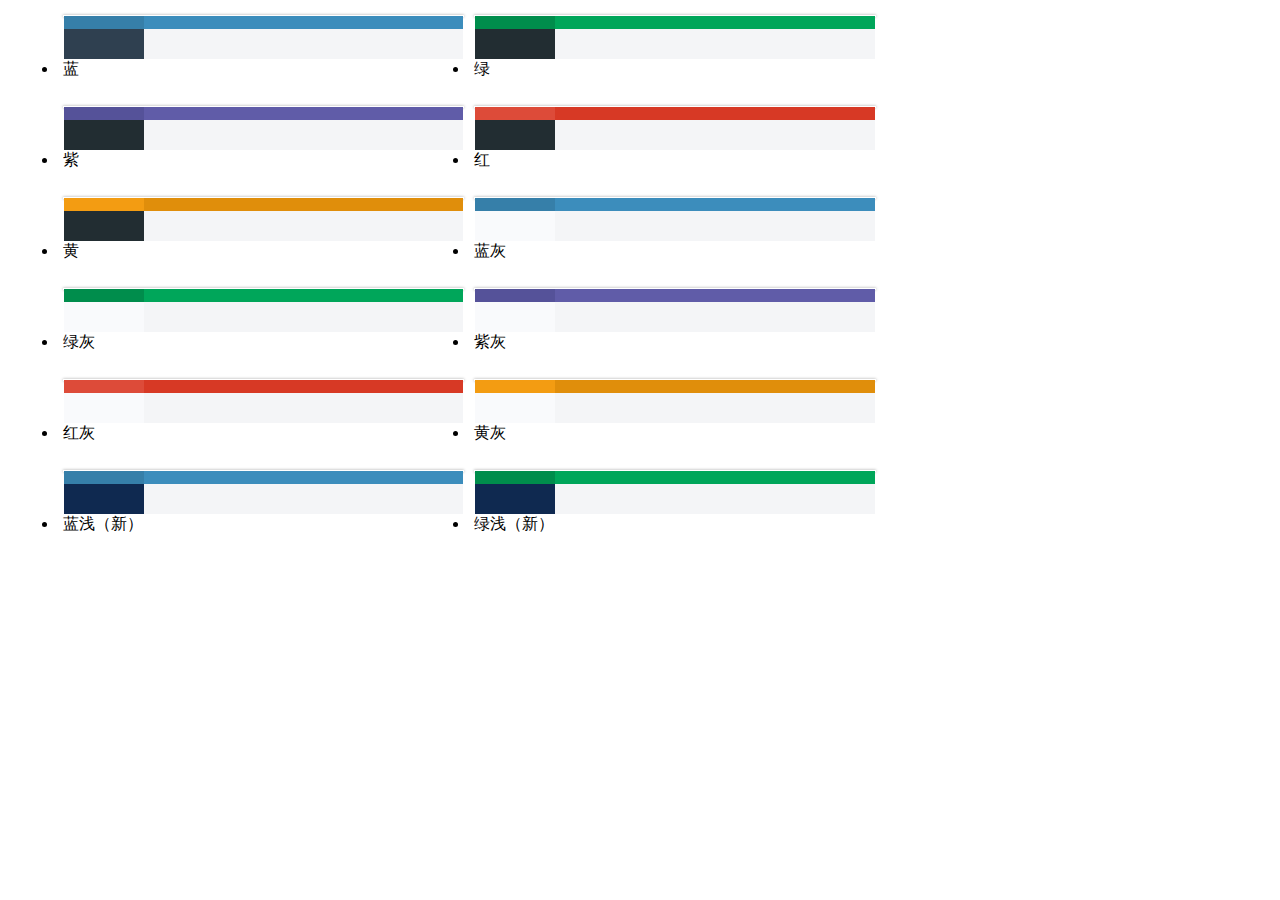
<file: yanxiuhair/yanxiuhair-admin/src/main/resources/templates/skin.html>
<!DOCTYPE html>
<html  lang="zh" xmlns:th="http://www.thymeleaf.org">
<head>
    <meta charset="utf-8">
    <meta name="viewport" content="width=device-width, initial-scale=1.0">
    <meta name="renderer" content="webkit">
    <title>主题选择</title>
    <!--[if lt IE 9]>
    <meta http-equiv="refresh" content="0;ie.html"/>
    <![endif]-->
    <link rel="shortcut icon" href="../static/favicon.ico" th:href="@{favicon.ico}"/>
    <link th:href="@{/css/bootstrap.min.css}" rel="stylesheet"/>
    <link th:href="@{/css/style.css}" rel="stylesheet"/>
    <style type="text/css">
		.list-unstyled{margin:10px;}
		.full-opacity-hover{opacity:1;filter:alpha(opacity=1);border:1px solid #fff}
		.full-opacity-hover:hover{border:1px solid #f00;}
	</style>
</head>
<body class="gray-bg">
<ul class="list-unstyled clearfix">
	<li style="float:left; width: 33.33333%; padding: 5px;">
		<a href="javascript:" data-skin="skin-blue|theme-dark" style="display: block; box-shadow: 0 0 3px rgba(0,0,0,0.4)" class="clearfix full-opacity-hover">
			<span style="width: 20%; float: left; height: 13px; background: #367fa9"></span>
			<span style="width: 80%; float: left; height: 13px; background: #3c8dbc"></span>
			<span style="width: 20%; float: left; height: 30px; background: #2f4050"></span>
			<span style="width: 80%; float: left; height: 30px; background: #f4f5f7"></span>
		</a>
		<p class="text-center">蓝</p>
	</li>
	
	<li style="float:left; width: 33.33333%; padding: 5px;">
		<a href="javascript:" data-skin="skin-green|theme-dark" style="display: block; box-shadow: 0 0 3px rgba(0,0,0,0.4)" class="clearfix full-opacity-hover">
			<span style="width: 20%; float: left; height: 13px; background: #008d4c"></span>
			<span style="width: 80%; float: left; height: 13px; background: #00a65a"></span>
			<span style="width: 20%; float: left; height: 30px; background: #222d32"></span>
			<span style="width: 80%; float: left; height: 30px; background: #f4f5f7"></span>
		</a>
		<p class="text-center">绿</p>
	</li>
	
	<li style="float:left; width: 33.33333%; padding: 5px;">
		<a href="javascript:" data-skin="skin-purple|theme-dark" style="display: block; box-shadow: 0 0 3px rgba(0,0,0,0.4)" class="clearfix full-opacity-hover">
			<span style="width: 20%; float: left; height: 13px; background: #555299"></span>
			<span style="width: 80%; float: left; height: 13px; background: #605ca8"></span>
			<span style="width: 20%; float: left; height: 30px; background: #222d32"></span>
			<span style="width: 80%; float: left; height: 30px; background: #f4f5f7"></span>
		</a>
		<p class="text-center">紫</p>
	</li>
	
	<li style="float:left; width: 33.33333%; padding: 5px;">
		<a href="javascript:" data-skin="skin-red|theme-dark" style="display: block; box-shadow: 0 0 3px rgba(0,0,0,0.4)" class="clearfix full-opacity-hover">
			<span style="width: 20%; float: left; height: 13px; background: #dd4b39"></span>
			<span style="width: 80%; float: left; height: 13px; background: #d73925"></span>
			<span style="width: 20%; float: left; height: 30px; background: #222d32"></span>
			<span style="width: 80%; float: left; height: 30px; background: #f4f5f7"></span>
		</a>
		<p class="text-center">红</p>
	</li>
	
	<li style="float:left; width: 33.33333%; padding: 5px;">
		<a href="javascript:" data-skin="skin-yellow|theme-dark" style="display: block; box-shadow: 0 0 3px rgba(0,0,0,0.4)" class="clearfix full-opacity-hover">
			<span style="width: 20%; float: left; height: 13px; background: #f39c12"></span>
			<span style="width: 80%; float: left; height: 13px; background: #e08e0b"></span>
			<span style="width: 20%; float: left; height: 30px; background: #222d32"></span>
			<span style="width: 80%; float: left; height: 30px; background: #f4f5f7"></span>
		</a>
		<p class="text-center">黄</p>
	</li>
	
	<li style="float:left; width: 33.33333%; padding: 5px;">
		<a href="javascript:" data-skin="skin-blue|theme-light" style="display: block; box-shadow: 0 0 3px rgba(0,0,0,0.4)" class="clearfix full-opacity-hover">
			<span style="width: 20%; float: left; height: 13px; background: #367fa9"></span>
			<span style="width: 80%; float: left; height: 13px; background: #3c8dbc"></span>
			<span style="width: 20%; float: left; height: 30px; background: #f9fafc"></span>
			<span style="width: 80%; float: left; height: 30px; background: #f4f5f7"></span>
		</a>
		<p class="text-center">蓝灰</p>
	</li>
	
	<li style="float:left; width: 33.33333%; padding: 5px;">
		<a href="javascript:" data-skin="skin-green|theme-light" style="display: block; box-shadow: 0 0 3px rgba(0,0,0,0.4)" class="clearfix full-opacity-hover">
			<span style="width: 20%; float: left; height: 13px; background: #008d4c"></span>
			<span style="width: 80%; float: left; height: 13px; background: #00a65a"></span>
			<span style="width: 20%; float: left; height: 30px; background: #f9fafc"></span>
			<span style="width: 80%; float: left; height: 30px; background: #f4f5f7"></span>
		</a>
		<p class="text-center">绿灰</p>
	</li>
	
	<li style="float:left; width: 33.33333%; padding: 5px;">
		<a href="javascript:" data-skin="skin-purple|theme-light" style="display: block; box-shadow: 0 0 3px rgba(0,0,0,0.4)" class="clearfix full-opacity-hover">
			<span style="width: 20%; float: left; height: 13px; background: #555299"></span>
			<span style="width: 80%; float: left; height: 13px; background: #605ca8"></span>
			<span style="width: 20%; float: left; height: 30px; background: #f9fafc"></span>
			<span style="width: 80%; float: left; height: 30px; background: #f4f5f7"></span>
		</a>
		<p class="text-center">紫灰</p>
	</li>
	
	<li style="float:left; width: 33.33333%; padding: 5px;">
		<a href="javascript:" data-skin="skin-red|theme-light" style="display: block; box-shadow: 0 0 3px rgba(0,0,0,0.4)" class="clearfix full-opacity-hover">
			<span style="width: 20%; float: left; height: 13px; background: #dd4b39"></span>
			<span style="width: 80%; float: left; height: 13px; background: #d73925"></span>
			<span style="width: 20%; float: left; height: 30px; background: #f9fafc"></span>
			<span style="width: 80%; float: left; height: 30px; background: #f4f5f7"></span>
		</a>
		<p class="text-center">红灰</p>
	</li>
	
	<li style="float:left; width: 33.33333%; padding: 5px;">
		<a href="javascript:" data-skin="skin-yellow|theme-light" style="display: block; box-shadow: 0 0 3px rgba(0,0,0,0.4)" class="clearfix full-opacity-hover">
			<span style="width: 20%; float: left; height: 13px; background: #f39c12"></span>
			<span style="width: 80%; float: left; height: 13px; background: #e08e0b"></span>
			<span style="width: 20%; float: left; height: 30px; background: #f9fafc"></span>
			<span style="width: 80%; float: left; height: 30px; background: #f4f5f7"></span>
		</a>
		<p class="text-center">黄灰</p>
	</li>
	
	<li style="float:left; width: 33.33333%; padding: 5px;">
		<a href="javascript:" data-skin="skin-blue|theme-blue" style="display: block; box-shadow: 0 0 3px rgba(0,0,0,0.4)" class="clearfix full-opacity-hover">
			<span style="width: 20%; float: left; height: 13px; background: #367fa9"></span>
			<span style="width: 80%; float: left; height: 13px; background: #3c8dbc"></span>
			<span style="width: 20%; float: left; height: 30px; background: rgba(15,41,80,1)"></span>
			<span style="width: 80%; float: left; height: 30px; background: #f4f5f7"></span>
		</a>
		<p class="text-center">蓝浅（新）</p>
	</li>
	<li style="float:left; width: 33.33333%; padding: 5px;">
		<a href="javascript:" data-skin="skin-green|theme-blue" style="display: block; box-shadow: 0 0 3px rgba(0,0,0,0.4)" class="clearfix full-opacity-hover">
			<span style="width: 20%; float: left; height: 13px; background: #008d4c"></span>
			<span style="width: 80%; float: left; height: 13px; background: #00a65a"></span>
			<span style="width: 20%; float: left; height: 30px; background: rgba(15,41,80,1)"></span>
			<span style="width: 80%; float: left; height: 30px; background: #f4f5f7"></span>
		</a>
		<p class="text-center">绿浅（新）</p>
	</li>
</ul>
</body>
<script th:src="@{/js/jquery.min.js}"></script>
<script th:src="@{/yanxiuhair/js/common.js?v=4.4.0}"></script>
<script type="text/javascript">
//皮肤样式列表
var skins = ["skin-blue", "skin-green", "skin-purple", "skin-red", "skin-yellow"];

// 主题样式列表
var themes = ["theme-dark", "theme-light", "theme-blue"];

$("[data-skin]").on('click', function(e) {
    var skin = $(this).data('skin');
    $.each(skins, function(i) {
        parent.$("body").removeClass(skins[i]);
    });
    $.each(themes, function(i) {
        parent.$("body").removeClass(themes[i]);
    });
    parent.$("body").addClass(skin.split('|')[0]);
    parent.$("body").addClass(skin.split('|')[1]);
    storage.set('skin', skin);
});
</script>
</html>
</file>
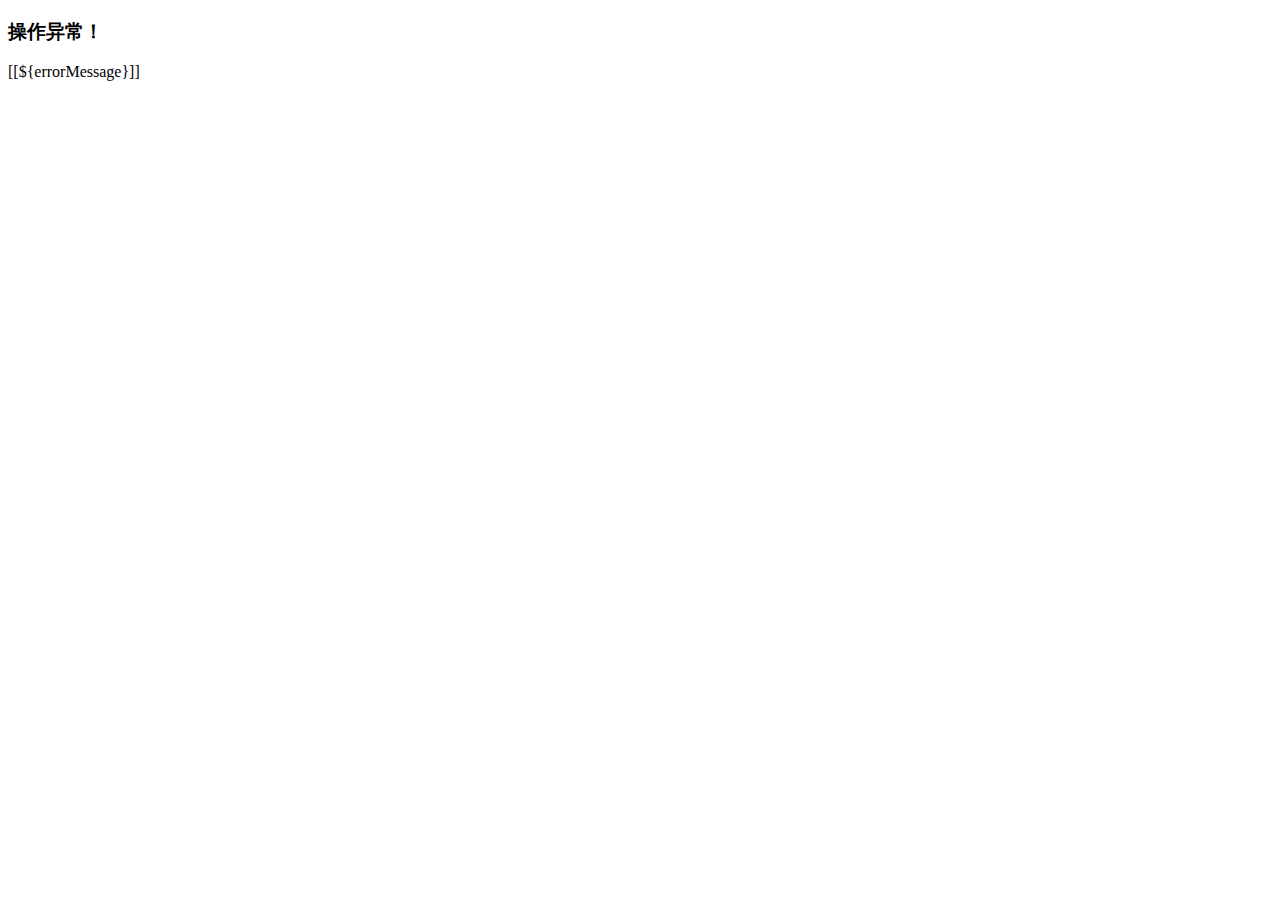
<file: yanxiuhair/yanxiuhair-admin/src/main/resources/templates/error/business.html>
<!DOCTYPE html>
<html lang="zh">
<head>
    <meta charset="utf-8">
    <meta name="viewport" content="width=device-width, initial-scale=1.0">
    <title>403</title>
	<link th:href="@{/css/bootstrap.min.css}" rel="stylesheet"/>
    <link th:href="@{/css/animate.css}" rel="stylesheet"/>
    <link th:href="@{/css/style.css}" rel="stylesheet"/>
</head>
<body class="gray-bg">
    <div class="middle-box text-center animated fadeInDown">
        <h3 class="font-bold">操作异常！</h3>

        <div class="error-desc">
            [[${errorMessage}]]
        </div>
    </div>
</body>
</html>
</file>
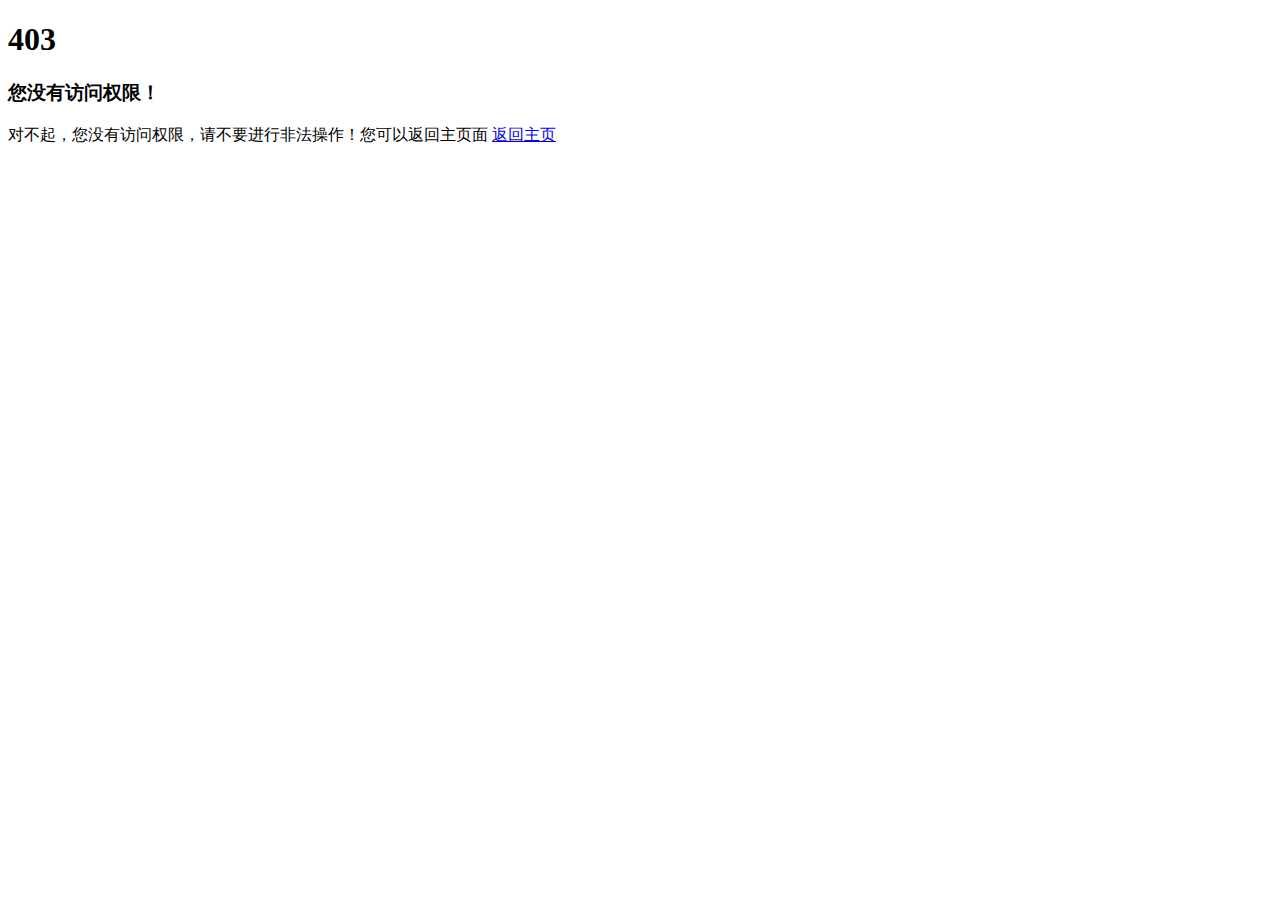
<file: yanxiuhair/yanxiuhair-admin/src/main/resources/templates/error/unauth.html>
<!DOCTYPE html>
<html lang="zh">
<head>
    <meta charset="utf-8">
    <meta name="viewport" content="width=device-width, initial-scale=1.0">
    <title>403</title>
	<link th:href="@{/css/bootstrap.min.css}" rel="stylesheet"/>
    <link th:href="@{/css/animate.css}" rel="stylesheet"/>
    <link th:href="@{/css/style.css}" rel="stylesheet"/>
</head>
<body class="gray-bg">
    <div class="middle-box text-center animated fadeInDown">
        <h1>403</h1>
        <h3 class="font-bold">您没有访问权限！</h3>

        <div class="error-desc">
                                对不起，您没有访问权限，请不要进行非法操作！您可以返回主页面
            <a href="javascript:index()" class="btn btn-outline btn-primary btn-xs">返回主页</a>
        </div>
    </div>
    <script th:inline="javascript">
      var ctx = [[@{/}]];
      function index() {
          window.parent.frames.location.href = ctx + "index";
      }
    </script>
</body>
</html>
</file>
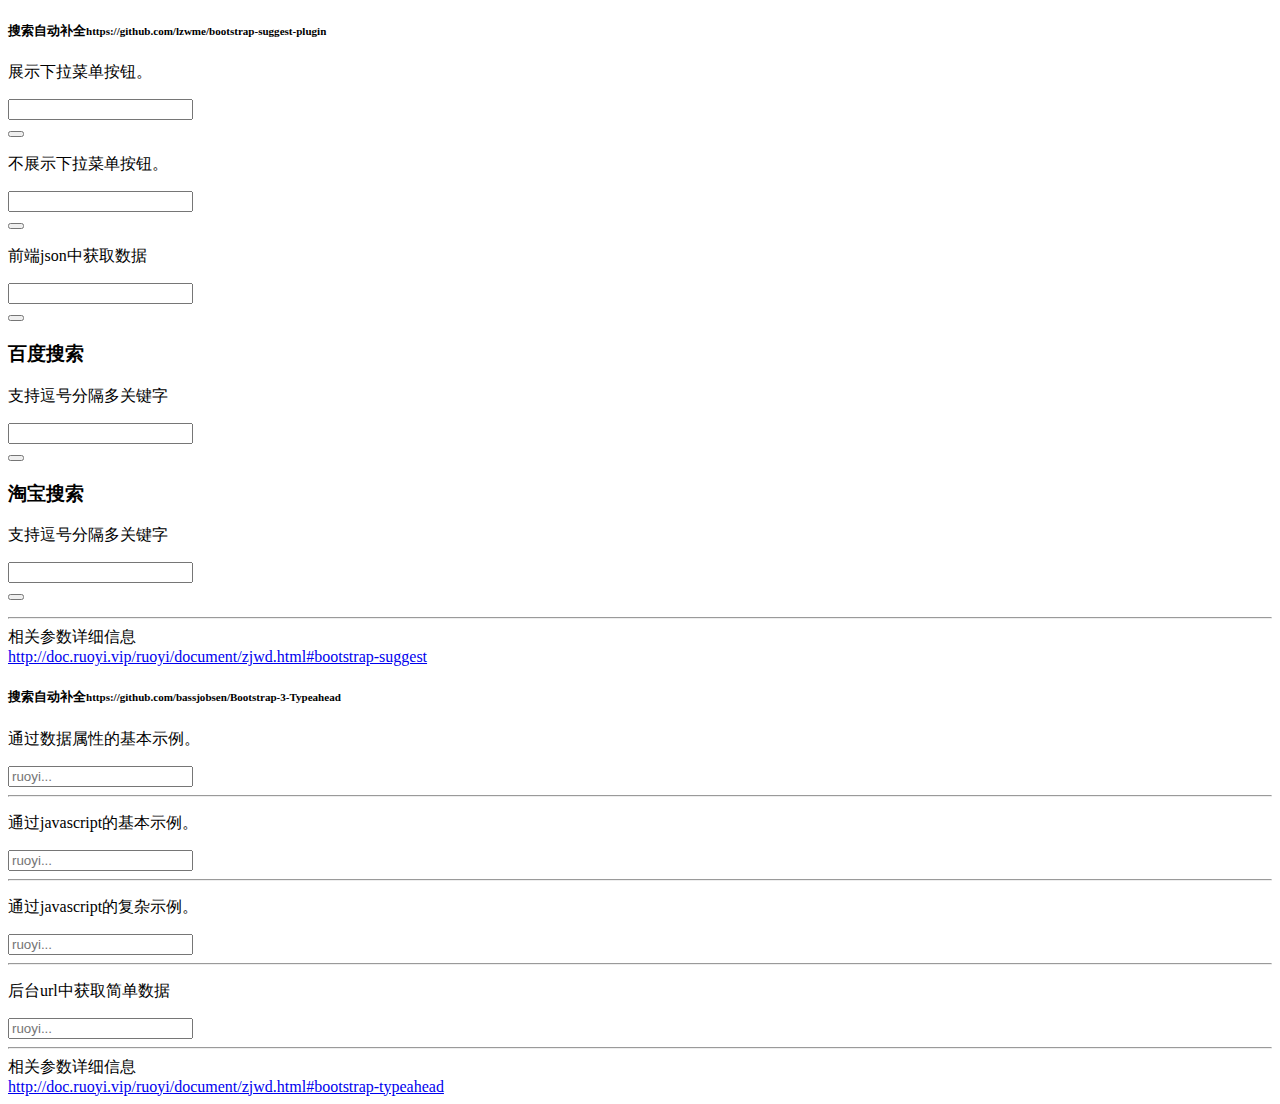
<file: yanxiuhair/yanxiuhair-admin/src/main/resources/templates/demo/form/autocomplete.html>
<!DOCTYPE html>
<html lang="zh">
<head>
	<th:block th:include="include :: header('搜索自动补全')" />
</head>
<body class="gray-bg">
      <div class="wrapper wrapper-content animated fadeInRight">
        <div class="row">
            <div class="col-sm-6">
                <div class="ibox float-e-margins">
                    <div class="ibox-title">
                        <h5>搜索自动补全<small>https://github.com/lzwme/bootstrap-suggest-plugin</small></h5>
                    </div>  
                    <div class="ibox-content">
                        <p>展示下拉菜单按钮。</p>
                        <div class="row">
                            <div class="col-lg-6">
                                <div class="input-group">
                                    <input type="text" class="form-control" id="suggest-demo-1">
                                    <div class="input-group-btn">
                                        <button type="button" class="btn btn-white dropdown-toggle" data-toggle="dropdown">
                                            <span class="caret"></span>
                                        </button>
                                        <ul class="dropdown-menu dropdown-menu-right" role="menu">
                                        </ul>
                                    </div>
                                </div>
                            </div>
                        </div>
                        
                        <p>不展示下拉菜单按钮。</p>
                        <div class="row">
                            <div class="col-lg-6">
                                <div class="input-group">
                                    <input type="text" class="form-control" id="suggest-demo-2">
                                    <div class="input-group-btn">
                                        <button type="button" class="btn btn-white dropdown-toggle" data-toggle="dropdown">
                                            <span class="caret"></span>
                                        </button>
                                        <ul class="dropdown-menu dropdown-menu-right" role="menu">
                                        </ul>
                                    </div>
                                </div>
                            </div>
                        </div>
                        
                        <p>前端json中获取数据</p>
                        <div class="row">
                            <div class="col-lg-6">
                                <div class="input-group">
                                    <input type="text" class="form-control" id="suggest-demo-3">
                                    <div class="input-group-btn">
                                        <button type="button" class="btn btn-white dropdown-toggle" data-toggle="dropdown">
                                            <span class="caret"></span>
                                        </button>
                                        <ul class="dropdown-menu dropdown-menu-right" role="menu">
                                        </ul>
                                    </div>
                                    <!-- /btn-group -->
                                </div>
                            </div>
                        </div>
                        
                        <h3>百度搜索</h3>
                        <p>支持逗号分隔多关键字</p>
                        <div class="row">
                            <div class="col-lg-6">
                                <div class="input-group" style="width: 300px;">
                                    <input type="text" class="form-control" id="baidu">
                                    <div class="input-group-btn">
                                        <button type="button" class="btn btn-white dropdown-toggle" data-toggle="dropdown">
                                            <span class="caret"></span>
                                        </button>
                                        <ul class="dropdown-menu dropdown-menu-right" role="menu">
                                        </ul>
                                    </div>
                                    <!-- /btn-group -->
                                </div>
                            </div>
                        </div>
                        
                        <h3>淘宝搜索</h3>
                        <p>支持逗号分隔多关键字</p>
                        <div class="row">
                            <div class="col-lg-6">
                                <div class="input-group" style="width: 400px;">
                                    <input type="text" class="form-control" id="taobao">
                                    <div class="input-group-btn">
                                        <button type="button" class="btn btn-white dropdown-toggle" data-toggle="dropdown">
                                            <span class="caret"></span>
                                        </button>
                                        <ul class="dropdown-menu dropdown-menu-right" role="menu">
                                        </ul>
                                    </div>
                                    <!-- /btn-group -->
                                </div>
                            </div>
                        </div>
                        <hr>
                        <div class="form-group">
                            <label class="font-noraml">相关参数详细信息</label>
                            <div><a href="http://doc.ruoyi.vip/ruoyi/document/zjwd.html#bootstrap-suggest" target="_blank">http://doc.ruoyi.vip/ruoyi/document/zjwd.html#bootstrap-suggest</a></div>
                        </div>
                    </div>
                </div>
            </div>
            
            <div class="col-sm-6">
                <div class="ibox float-e-margins">
                    <div class="ibox-title">
                        <h5>搜索自动补全<small>https://github.com/bassjobsen/Bootstrap-3-Typeahead</small></h5>
                    </div>  
                    <div class="ibox-content">
                        <p>通过数据属性的基本示例。</p>
                        <div class="row">
                            <div class="col-lg-6">
                           	    <input type="text" placeholder="ruoyi..." data-provide="typeahead" data-source='["ruoyi 1","ruoyi 2","ruoyi 3"]' class="form-control" />
                            </div>
                        </div>
                        <hr>
                        
                        <p>通过javascript的基本示例。</p>
                        <div class="row">
                            <div class="col-lg-6">
                                <input type="text" placeholder="ruoyi..." class="form-control" id="typeahead-demo-1"/>
                            </div>
                        </div>
                        
                        <hr>
                        <p>通过javascript的复杂示例。</p>
                        <div class="row">
                            <div class="col-lg-6">
                                <input type="text" placeholder="ruoyi..." class="form-control" id="typeahead-demo-2"/>
                            </div>
                        </div>
                        
                        <hr>
                        <p>后台url中获取简单数据</p>
                        <div class="row">
                            <div class="col-lg-6">
                                <input type="text" placeholder="ruoyi..." class="form-control" id="typeahead-demo-3"/>
                            </div>
                        </div>
                        
                        <hr>
                        <div class="form-group">
                            <label class="font-noraml">相关参数详细信息</label>
                            <div><a href="http://doc.ruoyi.vip/ruoyi/document/zjwd.html#bootstrap-typeahead" target="_blank">http://doc.ruoyi.vip/ruoyi/document/zjwd.html#bootstrap-typeahead</a></div>
                        </div>
                    </div>
                </div>
            </div>
        </div>
    </div>
    <th:block th:include="include :: footer" />
    <th:block th:include="include :: bootstrap-suggest-js" />
    <th:block th:include="include :: bootstrap-typeahead-js" />
    <script type="text/javascript">
        
	    var testBsSuggest = $("#suggest-demo-1").bsSuggest({
	        url: ctx + "demo/form/userModel",
	        idField: "userId",
	        keyField: "userName"
	    }).on('onDataRequestSuccess', function (e, result) {
	        console.log('onDataRequestSuccess: ', result);
	    }).on('onSetSelectValue', function (e, keyword) {
	        console.log('onSetSelectValue: ', keyword);
	    }).on('onUnsetSelectValue', function (e) {
	        console.log("onUnsetSelectValue");
	    });
	    
	    var testBsSuggest = $("#suggest-demo-2").bsSuggest({
	        url: ctx + "demo/form/userModel",
	        showBtn: false,
	        idField: "userId",
	        keyField: "userName"
	    }).on('onDataRequestSuccess', function (e, result) {
	        console.log('onDataRequestSuccess: ', result);
	    }).on('onSetSelectValue', function (e, keyword) {
	        console.log('onSetSelectValue: ', keyword);
	    }).on('onUnsetSelectValue', function (e) {
	        console.log("onUnsetSelectValue");
	    });
	
	    //data 数据中获取
	    var testdataBsSuggest = $("#suggest-demo-3").bsSuggest({
	        indexId: 1,
	        indexKey: 2,
	        data: {
	            'value': [
	                {
	                    'userId': '1',
	                    'userCode': '1000001',
	                    'userName': '测试1',
	                    'userPhone': '15888888888'
	                },
	                {
	                    'userId': '2',
	                    'userCode': '1000002',
	                    'userName': '测试2',
	                    'userPhone': '15888888888'
	                },
	                {
	                    'userId': '3',
	                    'userCode': '1000003',
	                    'userName': '测试3',
	                    'userPhone': '15888888888'
	                },
	                {
	                    'userId': '4',
	                    'userCode': '1000004',
	                    'userName': '测试4',
	                    'userPhone': '15888888888'
	                },
	                {
	                    'userId': '5',
	                    'userCode': '1000005',
	                    'userName': '测试5',
	                    'userPhone': '15888888888'
	                }
				],
	            'defaults': 'http://ruoyi.vip'
	        }
	    });
	    
	    //百度搜索测试
	    var baiduBsSuggest = $("#baidu").bsSuggest({
	        allowNoKeyword: false, //是否允许无关键字时请求数据
	        multiWord: true, //以分隔符号分割的多关键字支持
	        separator: ",", //多关键字支持时的分隔符，默认为空格
	        getDataMethod: "url", //获取数据的方式，总是从 URL 获取
	        url: 'http://unionsug.baidu.com/su?p=3&t=' + (new Date()).getTime() + '&wd=',
	        /*优先从url ajax 请求 json 帮助数据，注意最后一个参数为关键字请求参数*/
	        jsonp: 'cb',
	        /*如果从 url 获取数据，并且需要跨域，则该参数必须设置*/
	        processData: function (json) { // url 获取数据时，对数据的处理，作为 getData 的回调函数
	            var i, len, data = {
	                value: []
	            };
	            if (!json || !json.s || json.s.length === 0) {
	                return false;
	            }
	
	            console.log(json);
	            len = json.s.length;
	
	            jsonStr = "{'value':[";
	            for (i = 0; i < len; i++) {
	                data.value.push({
	                    word: json.s[i]
	                });
	            }
	            data.defaults = 'baidu';
	
	            //字符串转化为 js 对象
	            return data;
	        }
	    });
	    
	    //淘宝搜索建议测试
	    var taobaoBsSuggest = $("#taobao").bsSuggest({
	        indexId: 2, //data.value 的第几个数据，作为input输入框的内容
	        indexKey: 1, //data.value 的第几个数据，作为input输入框的内容
	        allowNoKeyword: false, //是否允许无关键字时请求数据
	        multiWord: true, //以分隔符号分割的多关键字支持
	        separator: ",", //多关键字支持时的分隔符，默认为空格
	        getDataMethod: "url", //获取数据的方式，总是从 URL 获取
	        effectiveFieldsAlias: {
	            Id: "序号",
	            Keyword: "关键字",
	            Count: "数量"
	        },
	        showHeader: true,
	        url: 'http://suggest.taobao.com/sug?code=utf-8&extras=1&q=',
	        /*优先从url ajax 请求 json 帮助数据，注意最后一个参数为关键字请求参数*/
	        jsonp: 'callback',
	        /*如果从 url 获取数据，并且需要跨域，则该参数必须设置*/
	        processData: function (json) { // url 获取数据时，对数据的处理，作为 getData 的回调函数
	            var i, len, data = {
	                value: []
	            };
	
	            if (!json || !json.result || json.result.length == 0) {
	                return false;
	            }
	
	            console.log(json);
	            len = json.result.length;
	
	            for (i = 0; i < len; i++) {
	                data.value.push({
	                    "Id": (i + 1),
	                    "Keyword": json.result[i][0],
	                    "Count": json.result[i][1]
	                });
	            }
	            console.log(data);
	            return data;
	        }
	    });
	    
	    $('#typeahead-demo-1').typeahead({
            source: ["ruoyi 1","ruoyi 2","ruoyi 3"]
        });
	    
	    $('#typeahead-demo-2').typeahead({
            source: [
                {"name": "Afghanistan", "code": "AF", "ccn0": "040"},
                {"name": "Land Islands", "code": "AX", "ccn0": "050"},
                {"name": "Albania", "code": "AL","ccn0": "060"},
                {"name": "Algeria", "code": "DZ","ccn0": "070"}
            ]
        });
	    
	    $.get(ctx + "demo/form/collection", function(data){
	    	$("#typeahead-demo-3").typeahead({
		        source: data.value
		    });
        },'json');
    </script>
</body>
</html>
</file>
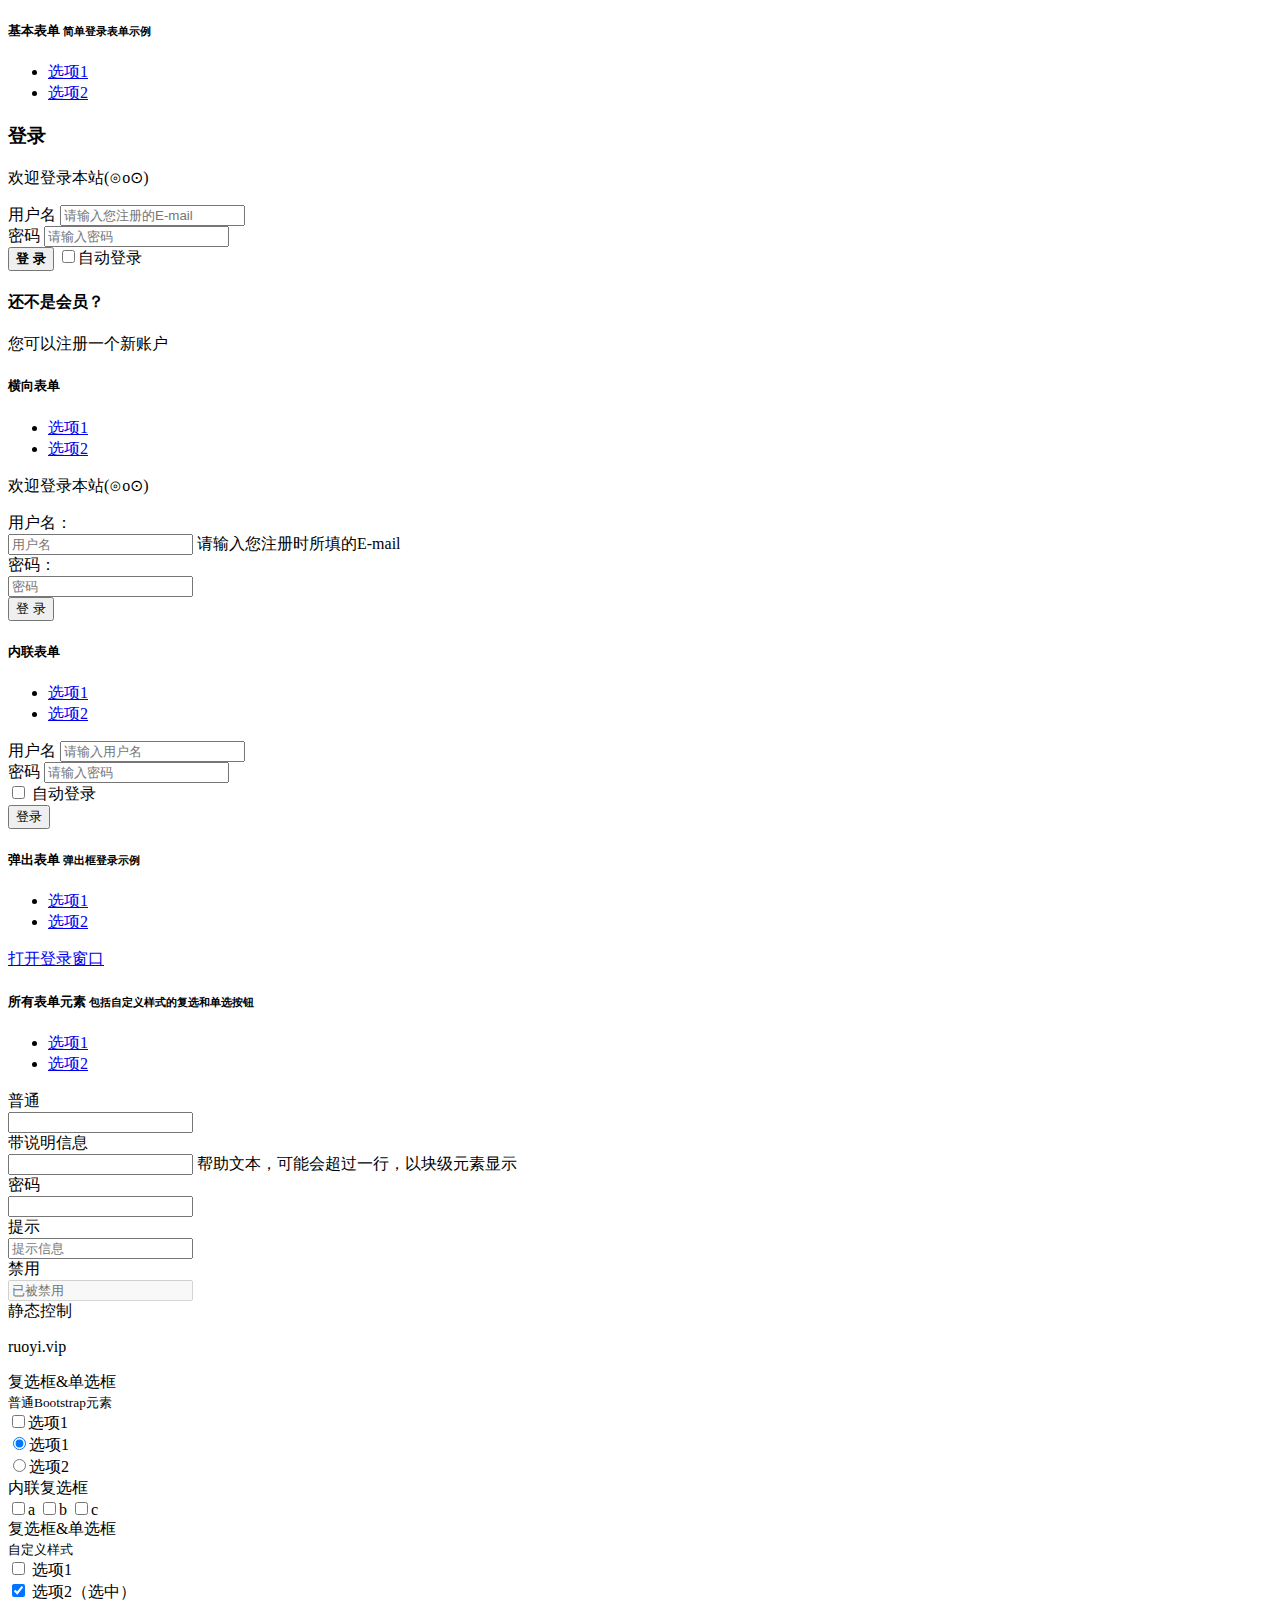
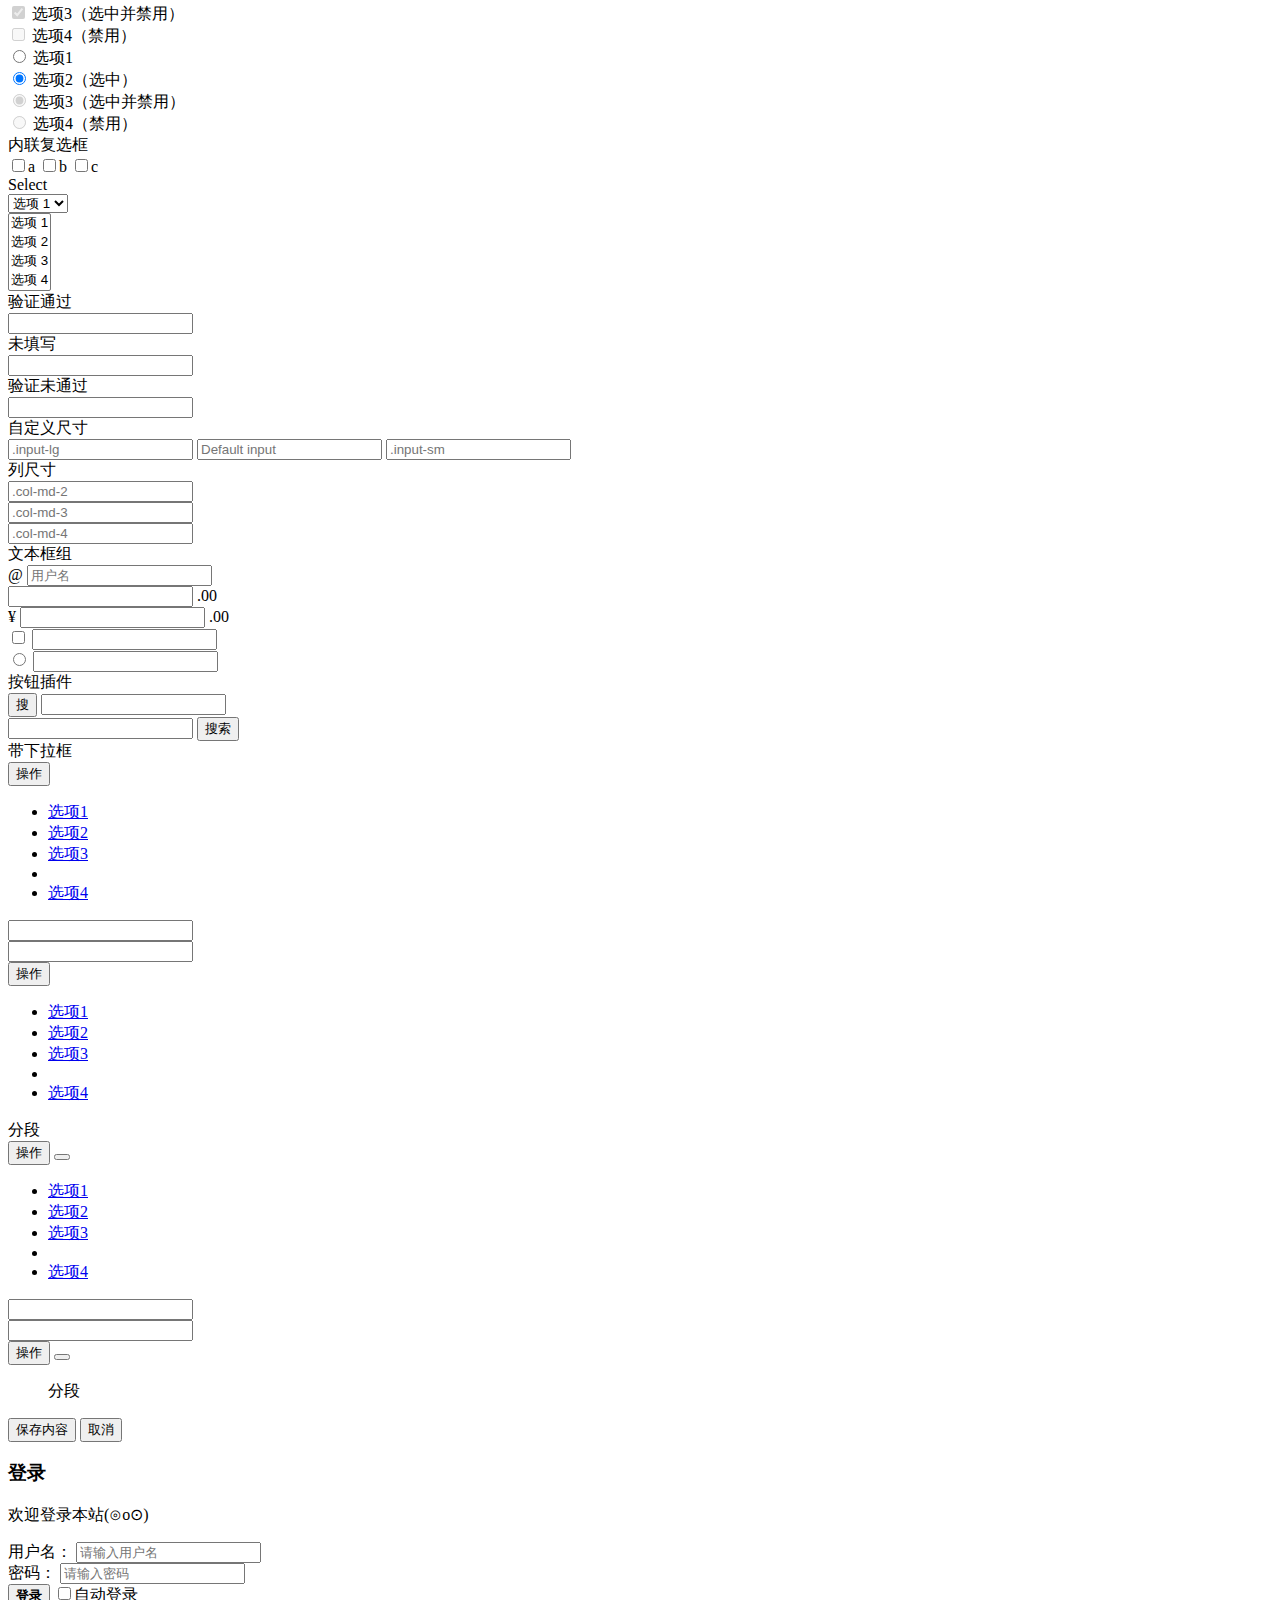
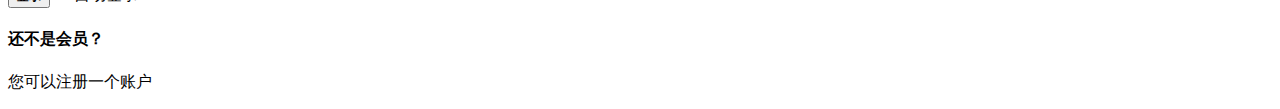
<file: yanxiuhair/yanxiuhair-admin/src/main/resources/templates/demo/form/basic.html>
<!DOCTYPE html>
<html lang="zh">
<head>
	<th:block th:include="include :: header('基本表单')" />
</head>
<body class="gray-bg">
    <div class="wrapper wrapper-content animated fadeInRight">
        <div class="row">
            <div class="col-sm-7">
                <div class="ibox float-e-margins">
                    <div class="ibox-title">
                        <h5>基本表单 <small>简单登录表单示例</small></h5>
                        <div class="ibox-tools">
                            <a class="collapse-link">
                                <i class="fa fa-chevron-up"></i>
                            </a>
                            <a class="dropdown-toggle" data-toggle="dropdown" href="#">
                                <i class="fa fa-wrench"></i>
                            </a>
                            <ul class="dropdown-menu dropdown-user">
                                <li><a href="#">选项1</a>
                                </li>
                                <li><a href="#">选项2</a>
                                </li>
                            </ul>
                            <a class="close-link">
                                <i class="fa fa-times"></i>
                            </a>
                        </div>
                    </div>
                    <div class="ibox-content">
                        <div class="row">
                            <div class="col-sm-6 b-r">
                                <h3 class="m-t-none m-b">登录</h3>
                                <p>欢迎登录本站(⊙o⊙)</p>
                                <form role="form">
                                    <div class="form-group">
                                        <label>用户名</label>
                                        <input type="email" placeholder="请输入您注册的E-mail" class="form-control">
                                    </div>
                                    <div class="form-group">
                                        <label>密码</label>
                                        <input type="password" placeholder="请输入密码" class="form-control">
                                    </div>
                                    <div>
                                        <button class="btn btn-sm btn-primary pull-right m-t-n-xs" type="submit"><strong>登 录</strong>
                                        </button>
                                        <label>
                                            <input type="checkbox">自动登录</label>
                                    </div>
                                </form>
                            </div>
                            <div class="col-sm-6">
                                <h4>还不是会员？</h4>
                                <p>您可以注册一个新账户</p>
                                <p class="text-center">
                                    <a href="#"><i class="fa fa-sign-in big-icon"></i></a>
                                </p>
                            </div>
                        </div>
                    </div>
                </div>
            </div>
            <div class="col-sm-5">
                <div class="ibox float-e-margins">
                    <div class="ibox-title">
                        <h5>横向表单</h5>
                        <div class="ibox-tools">
                            <a class="collapse-link">
                                <i class="fa fa-chevron-up"></i>
                            </a>
                            <a class="dropdown-toggle" data-toggle="dropdown" href="#">
                                <i class="fa fa-wrench"></i>
                            </a>
                            <ul class="dropdown-menu dropdown-user">
                                <li><a href="#">选项1</a>
                                </li>
                                <li><a href="#">选项2</a>
                                </li>
                            </ul>
                            <a class="close-link">
                                <i class="fa fa-times"></i>
                            </a>
                        </div>
                    </div>
                    <div class="ibox-content">
                        <form class="form-horizontal">
                            <p>欢迎登录本站(⊙o⊙)</p>
                            <div class="form-group">
                                <label class="col-sm-3 control-label">用户名：</label>

                                <div class="col-sm-8">
                                    <input type="email" placeholder="用户名" class="form-control"> <span class="help-block m-b-none">请输入您注册时所填的E-mail</span>
                                </div>
                            </div>
                            <div class="form-group">
                                <label class="col-sm-3 control-label">密码：</label>

                                <div class="col-sm-8">
                                    <input type="password" placeholder="密码" class="form-control">
                                </div>
                            </div>
                            <div class="form-group">
                                <div class="col-sm-offset-3 col-sm-8">
                                    <button class="btn btn-sm btn-white" type="submit">登 录</button>
                                </div>
                            </div>
                        </form>
                    </div>
                </div>
            </div>
        </div>
        <div class="row">
            <div class="col-sm-8">
                <div class="ibox float-e-margins">
                    <div class="ibox-title">
                        <h5>内联表单</h5>
                        <div class="ibox-tools">
                            <a class="collapse-link">
                                <i class="fa fa-chevron-up"></i>
                            </a>
                            <a class="dropdown-toggle" data-toggle="dropdown" href="#">
                                <i class="fa fa-wrench"></i>
                            </a>
                            <ul class="dropdown-menu dropdown-user">
                                <li><a href="#">选项1</a>
                                </li>
                                <li><a href="#">选项2</a>
                                </li>
                            </ul>
                            <a class="close-link">
                                <i class="fa fa-times"></i>
                            </a>
                        </div>
                    </div>
                    <div class="ibox-content">
                        <form role="form" class="form-inline">
                            <div class="form-group">
                                <label for="exampleInputEmail2" class="sr-only">用户名</label>
                                <input type="email" placeholder="请输入用户名" id="exampleInputEmail2" class="form-control">
                            </div>
                            <div class="form-group">
                                <label for="exampleInputPassword2" class="sr-only">密码</label>
                                <input type="password" placeholder="请输入密码" id="exampleInputPassword2" class="form-control">
                            </div>
                            <div class="checkbox m-l m-r-xs">
                                <label>
                                    <input type="checkbox"><i></i> 自动登录</label>
                            </div>
                            <button class="btn btn-white" type="submit">登录</button>
                        </form>
                    </div>
                </div>
            </div>
            <div class="col-sm-4">
                <div class="ibox float-e-margins">
                    <div class="ibox-title">
                        <h5>弹出表单 <small>弹出框登录示例</small></h5>
                        <div class="ibox-tools">
                            <a class="collapse-link">
                                <i class="fa fa-chevron-up"></i>
                            </a>
                            <a class="dropdown-toggle" data-toggle="dropdown" href="#">
                                <i class="fa fa-wrench"></i>
                            </a>
                            <ul class="dropdown-menu dropdown-user">
                                <li><a href="#">选项1</a>
                                </li>
                                <li><a href="#">选项2</a>
                                </li>
                            </ul>
                            <a class="close-link">
                                <i class="fa fa-times"></i>
                            </a>
                        </div>
                    </div>
                    <div class="ibox-content">
                        <div class="text-center">
                            <a data-toggle="modal" class="btn btn-primary" href="#modal-form">打开登录窗口</a>
                        </div>
                    </div>
                </div>
            </div>
        </div>
        <div class="row">
            <div class="col-sm-12">
                <div class="ibox float-e-margins">
                    <div class="ibox-title">
                        <h5>所有表单元素 <small>包括自定义样式的复选和单选按钮</small></h5>
                        <div class="ibox-tools">
                            <a class="collapse-link">
                                <i class="fa fa-chevron-up"></i>
                            </a>
                            <a class="dropdown-toggle" data-toggle="dropdown" href="#">
                                <i class="fa fa-wrench"></i>
                            </a>
                            <ul class="dropdown-menu dropdown-user">
                                <li><a href="#">选项1</a>
                                </li>
                                <li><a href="#">选项2</a>
                                </li>
                            </ul>
                            <a class="close-link">
                                <i class="fa fa-times"></i>
                            </a>
                        </div>
                    </div>
                    <div class="ibox-content">
                        <form method="get" class="form-horizontal">
                            <div class="form-group">
                                <label class="col-sm-2 control-label">普通</label>

                                <div class="col-sm-10">
                                    <input type="text" class="form-control">
                                </div>
                            </div>
                            <div class="hr-line-dashed"></div>
                            <div class="form-group">
                                <label class="col-sm-2 control-label">带说明信息</label>
                                <div class="col-sm-10">
                                    <input type="text" class="form-control"> <span class="help-block m-b-none">帮助文本，可能会超过一行，以块级元素显示</span>
                                </div>
                            </div>
                            <div class="hr-line-dashed"></div>
                            <div class="form-group">
                                <label class="col-sm-2 control-label">密码</label>

                                <div class="col-sm-10">
                                    <input type="password" class="form-control" name="password">
                                </div>
                            </div>
                            <div class="hr-line-dashed"></div>
                            <div class="form-group">
                                <label class="col-sm-2 control-label">提示</label>

                                <div class="col-sm-10">
                                    <input type="text" placeholder="提示信息" class="form-control">
                                </div>
                            </div>
                            <div class="hr-line-dashed"></div>
                            <div class="form-group">
                                <label class="col-sm-2 control-label">禁用</label>

                                <div class="col-sm-10">
                                    <input type="text" disabled="" placeholder="已被禁用" class="form-control">
                                </div>
                            </div>
                            <div class="hr-line-dashed"></div>
                            <div class="form-group">
                                <label class="col-sm-2 control-label">静态控制</label>

                                <div class="col-sm-10">
                                    <p class="form-control-static">ruoyi.vip</p>
                                </div>
                            </div>
                            <div class="hr-line-dashed"></div>
                            <div class="form-group">
                                <label class="col-sm-2 control-label">复选框&amp;单选框
                                    <br/>
                                    <small class="text-navy">普通Bootstrap元素</small>
                                </label>

                                <div class="col-sm-10">
                                    <div class="checkbox">
                                        <label>
                                            <input type="checkbox" value="">选项1</label>
                                    </div>
                                    <div class="radio">
                                        <label>
                                            <input type="radio" checked="" value="option1" id="optionsRadios1" name="optionsRadios">选项1</label>
                                    </div>
                                    <div class="radio">
                                        <label>
                                            <input type="radio" value="option2" id="optionsRadios2" name="optionsRadios">选项2</label>
                                    </div>
                                </div>
                            </div>
                            <div class="hr-line-dashed"></div>
                            <div class="form-group">
                                <label class="col-sm-2 control-label">内联复选框</label>

                                <div class="col-sm-10">
                                    <label class="checkbox-inline">
                                        <input type="checkbox" value="option1" id="inlineCheckbox1">a</label>
                                    <label class="checkbox-inline">
                                        <input type="checkbox" value="option2" id="inlineCheckbox2">b</label>
                                    <label class="checkbox-inline">
                                        <input type="checkbox" value="option3" id="inlineCheckbox3">c</label>
                                </div>
                            </div>
                            <div class="hr-line-dashed"></div>
                            <div class="form-group">
                                <label class="col-sm-2 control-label">复选框&amp;单选框
                                    <br/><small class="text-navy">自定义样式</small>
                                </label>

                                <div class="col-sm-10">
                                    <div class="checkbox check-box">
                                        <label>
                                            <input type="checkbox" value=""> <i></i> 选项1</label>
                                    </div>
                                    <div class="checkbox check-box">
                                        <label>
                                            <input type="checkbox" value="" checked=""> <i></i> 选项2（选中）</label>
                                    </div>
                                    <div class="checkbox check-box">
                                        <label>
                                            <input type="checkbox" value="" disabled="" checked=""> <i></i> 选项3（选中并禁用）</label>
                                    </div>
                                    <div class="checkbox check-box">
                                        <label>
                                            <input type="checkbox" value="" disabled=""> <i></i> 选项4（禁用）</label>
                                    </div>
                                    <div class="radio check-box">
                                        <label>
                                            <input type="radio" value="option1" name="a"> <i></i> 选项1</label>
                                    </div>
                                    <div class="radio check-box">
                                        <label>
                                            <input type="radio" checked="" value="option2" name="a"> <i></i> 选项2（选中）</label>
                                    </div>
                                    <div class="radio check-box">
                                        <label>
                                            <input type="radio" disabled="" checked="" value="option2"> <i></i> 选项3（选中并禁用）</label>
                                    </div>
                                    <div class="radio check-box">
                                        <label>
                                            <input type="radio" disabled="" name="a"> <i></i> 选项4（禁用）</label>
                                    </div>
                                </div>
                            </div>
                            <div class="hr-line-dashed"></div>
                            <div class="form-group">
                                <label class="col-sm-2 control-label">内联复选框</label>

                                <div class="col-sm-10">
                                    <label class="checkbox-inline check-box">
                                        <input type="checkbox" value="option1">a</label>
                                    <label class="checkbox-inline check-box">
                                        <input type="checkbox" value="option2">b</label>
                                    <label class="checkbox-inline check-box">
                                        <input type="checkbox" value="option3">c</label>
                                </div>
                            </div>
                            <div class="hr-line-dashed"></div>
                            <div class="form-group">
                                <label class="col-sm-2 control-label">Select</label>

                                <div class="col-sm-10">
                                    <select class="form-control m-b" name="account">
                                        <option>选项 1</option>
                                        <option>选项 2</option>
                                        <option>选项 3</option>
                                        <option>选项 4</option>
                                    </select>

                                    <div class="col-sm-4 m-l-n">
                                        <select class="form-control" multiple="">
                                            <option>选项 1</option>
                                            <option>选项 2</option>
                                            <option>选项 3</option>
                                            <option>选项 4</option>
                                        </select>
                                    </div>
                                </div>
                            </div>
                            <div class="hr-line-dashed"></div>
                            <div class="form-group has-success">
                                <label class="col-sm-2 control-label">验证通过</label>

                                <div class="col-sm-10">
                                    <input type="text" class="form-control">
                                </div>
                            </div>
                            <div class="hr-line-dashed"></div>
                            <div class="form-group has-warning">
                                <label class="col-sm-2 control-label">未填写</label>

                                <div class="col-sm-10">
                                    <input type="text" class="form-control">
                                </div>
                            </div>
                            <div class="hr-line-dashed"></div>
                            <div class="form-group has-error">
                                <label class="col-sm-2 control-label">验证未通过</label>

                                <div class="col-sm-10">
                                    <input type="text" class="form-control">
                                </div>
                            </div>
                            <div class="hr-line-dashed"></div>
                            <div class="form-group">
                                <label class="col-sm-2 control-label">自定义尺寸</label>

                                <div class="col-sm-10">
                                    <input type="text" placeholder=".input-lg" class="form-control input-lg m-b">
                                    <input type="text" placeholder="Default input" class="form-control m-b">
                                    <input type="text" placeholder=".input-sm" class="form-control input-sm">
                                </div>
                            </div>
                            <div class="hr-line-dashed"></div>
                            <div class="form-group">
                                <label class="col-sm-2 control-label">列尺寸</label>

                                <div class="col-sm-10">
                                    <div class="row">
                                        <div class="col-md-2">
                                            <input type="text" placeholder=".col-md-2" class="form-control">
                                        </div>
                                        <div class="col-md-3">
                                            <input type="text" placeholder=".col-md-3" class="form-control">
                                        </div>
                                        <div class="col-md-4">
                                            <input type="text" placeholder=".col-md-4" class="form-control">
                                        </div>
                                    </div>
                                </div>
                            </div>
                            <div class="hr-line-dashed"></div>
                            <div class="form-group">
                                <label class="col-sm-2 control-label">文本框组</label>

                                <div class="col-sm-10">
                                    <div class="input-group m-b"><span class="input-group-addon">@</span>
                                        <input type="text" placeholder="用户名" class="form-control">
                                    </div>
                                    <div class="input-group m-b">
                                        <input type="text" class="form-control"> <span class="input-group-addon">.00</span>
                                    </div>
                                    <div class="input-group m-b"><span class="input-group-addon">&yen;</span>
                                        <input type="text" class="form-control"> <span class="input-group-addon">.00</span>
                                    </div>
                                    <div class="input-group m-b"><span class="input-group-addon"> <input type="checkbox"> </span>
                                        <input type="text" class="form-control">
                                    </div>
                                    <div class="input-group"><span class="input-group-addon"> <input type="radio"> </span>
                                        <input type="text" class="form-control">
                                    </div>
                                </div>
                            </div>
                            <div class="hr-line-dashed"></div>
                            <div class="form-group">
                                <label class="col-sm-2 control-label">按钮插件</label>

                                <div class="col-sm-10">
                                    <div class="input-group m-b"><span class="input-group-btn">
                                            <button type="button" class="btn btn-primary">搜</button> </span>
                                        <input type="text" class="form-control">
                                    </div>
                                    <div class="input-group">
                                        <input type="text" class="form-control"> <span class="input-group-btn"> <button type="button" class="btn btn-primary">搜索
                                        </button> </span>
                                    </div>
                                </div>
                            </div>
                            <div class="hr-line-dashed"></div>
                            <div class="form-group">
                                <label class="col-sm-2 control-label">带下拉框</label>

                                <div class="col-sm-10">
                                    <div class="input-group m-b">
                                        <div class="input-group-btn">
                                            <button data-toggle="dropdown" class="btn btn-white dropdown-toggle" type="button">操作 <span class="caret"></span>
                                            </button>
                                            <ul class="dropdown-menu">
                                                <li><a href="#">选项1</a>
                                                </li>
                                                <li><a href="#">选项2</a>
                                                </li>
                                                <li><a href="#">选项3</a>
                                                </li>
                                                <li class="divider"></li>
                                                <li><a href="#">选项4</a>
                                                </li>
                                            </ul>
                                        </div>
                                        <input type="text" class="form-control">
                                    </div>
                                    <div class="input-group">
                                        <input type="text" class="form-control">

                                        <div class="input-group-btn">
                                            <button data-toggle="dropdown" class="btn btn-white dropdown-toggle" type="button">操作 <span class="caret"></span>
                                            </button>
                                            <ul class="dropdown-menu pull-right">
                                                <li><a href="#">选项1</a>
                                                </li>
                                                <li><a href="#">选项2</a>
                                                </li>
                                                <li><a href="#">选项3</a>
                                                </li>
                                                <li class="divider"></li>
                                                <li><a href="#">选项4</a>
                                                </li>
                                            </ul>
                                        </div>
                                    </div>
                                </div>
                            </div>
                            <div class="hr-line-dashed"></div>
                            <div class="form-group">
                                <label class="col-sm-2 control-label">分段</label>

                                <div class="col-sm-10">
                                    <div class="input-group m-b">
                                        <div class="input-group-btn">
                                            <button tabindex="-1" class="btn btn-white" type="button">操作</button>
                                            <button data-toggle="dropdown" class="btn btn-white dropdown-toggle" type="button"><span class="caret"></span>
                                            </button>
                                            <ul class="dropdown-menu">
                                                <li><a href="#">选项1</a>
                                                </li>
                                                <li><a href="#">选项2</a>
                                                </li>
                                                <li><a href="#">选项3</a>
                                                </li>
                                                <li class="divider"></li>
                                                <li><a href="#">选项4</a>
                                                </li>
                                            </ul>
                                        </div>
                                        <input type="text" class="form-control">
                                    </div>
                                    <div class="input-group">
                                        <input type="text" class="form-control">

                                        <div class="input-group-btn">
                                            <button tabindex="-1" class="btn btn-white" type="button">操作</button>
                                            <button data-toggle="dropdown" class="btn btn-white dropdown-toggle" type="button"><span class="caret"></span>
                                            </button>
                                            <ul class="dropdown-menu pull-right">
                                                	分段
                                            </ul>
                                        </div>
                                    </div>
                                </div>
                            </div>
                            <div class="hr-line-dashed"></div>
                            <div class="form-group">
                                <div class="col-sm-4 col-sm-offset-2">
                                    <button class="btn btn-primary" type="submit">保存内容</button>
                                    <button class="btn btn-white" type="submit">取消</button>
                                </div>
                            </div>
                        </form>
                    </div>
                </div>
            </div>
        </div>
    </div>

    <div id="modal-form" class="modal fade" aria-hidden="true">
        <div class="modal-dialog">
            <div class="modal-content">
                <div class="modal-body">
                    <div class="row">
                        <div class="col-sm-6 b-r">
                            <h3 class="m-t-none m-b">登录</h3>

                            <p>欢迎登录本站(⊙o⊙)</p>

                            <form role="form">
                                <div class="form-group">
                                    <label>用户名：</label>
                                    <input type="email" placeholder="请输入用户名" class="form-control">
                                </div>
                                <div class="form-group">
                                    <label>密码：</label>
                                    <input type="password" placeholder="请输入密码" class="form-control">
                                </div>
                                <div>
                                    <button class="btn btn-sm btn-primary pull-right m-t-n-xs" type="submit"><strong>登录</strong>
                                    </button>
                                    <label>
                                        <input type="checkbox" class="i-checks">自动登录</label>
                                </div>
                            </form>
                        </div>
                        <div class="col-sm-6">
                            <h4>还不是会员？</h4>
                            <p>您可以注册一个账户</p>
                            <p class="text-center">
                                <a href="#"><i class="fa fa-sign-in big-icon"></i></a>
                            </p>
                        </div>
                    </div>
                </div>
            </div>
        </div>
    </div>
    <th:block th:include="include :: footer" />
</body>
</html>
</file>
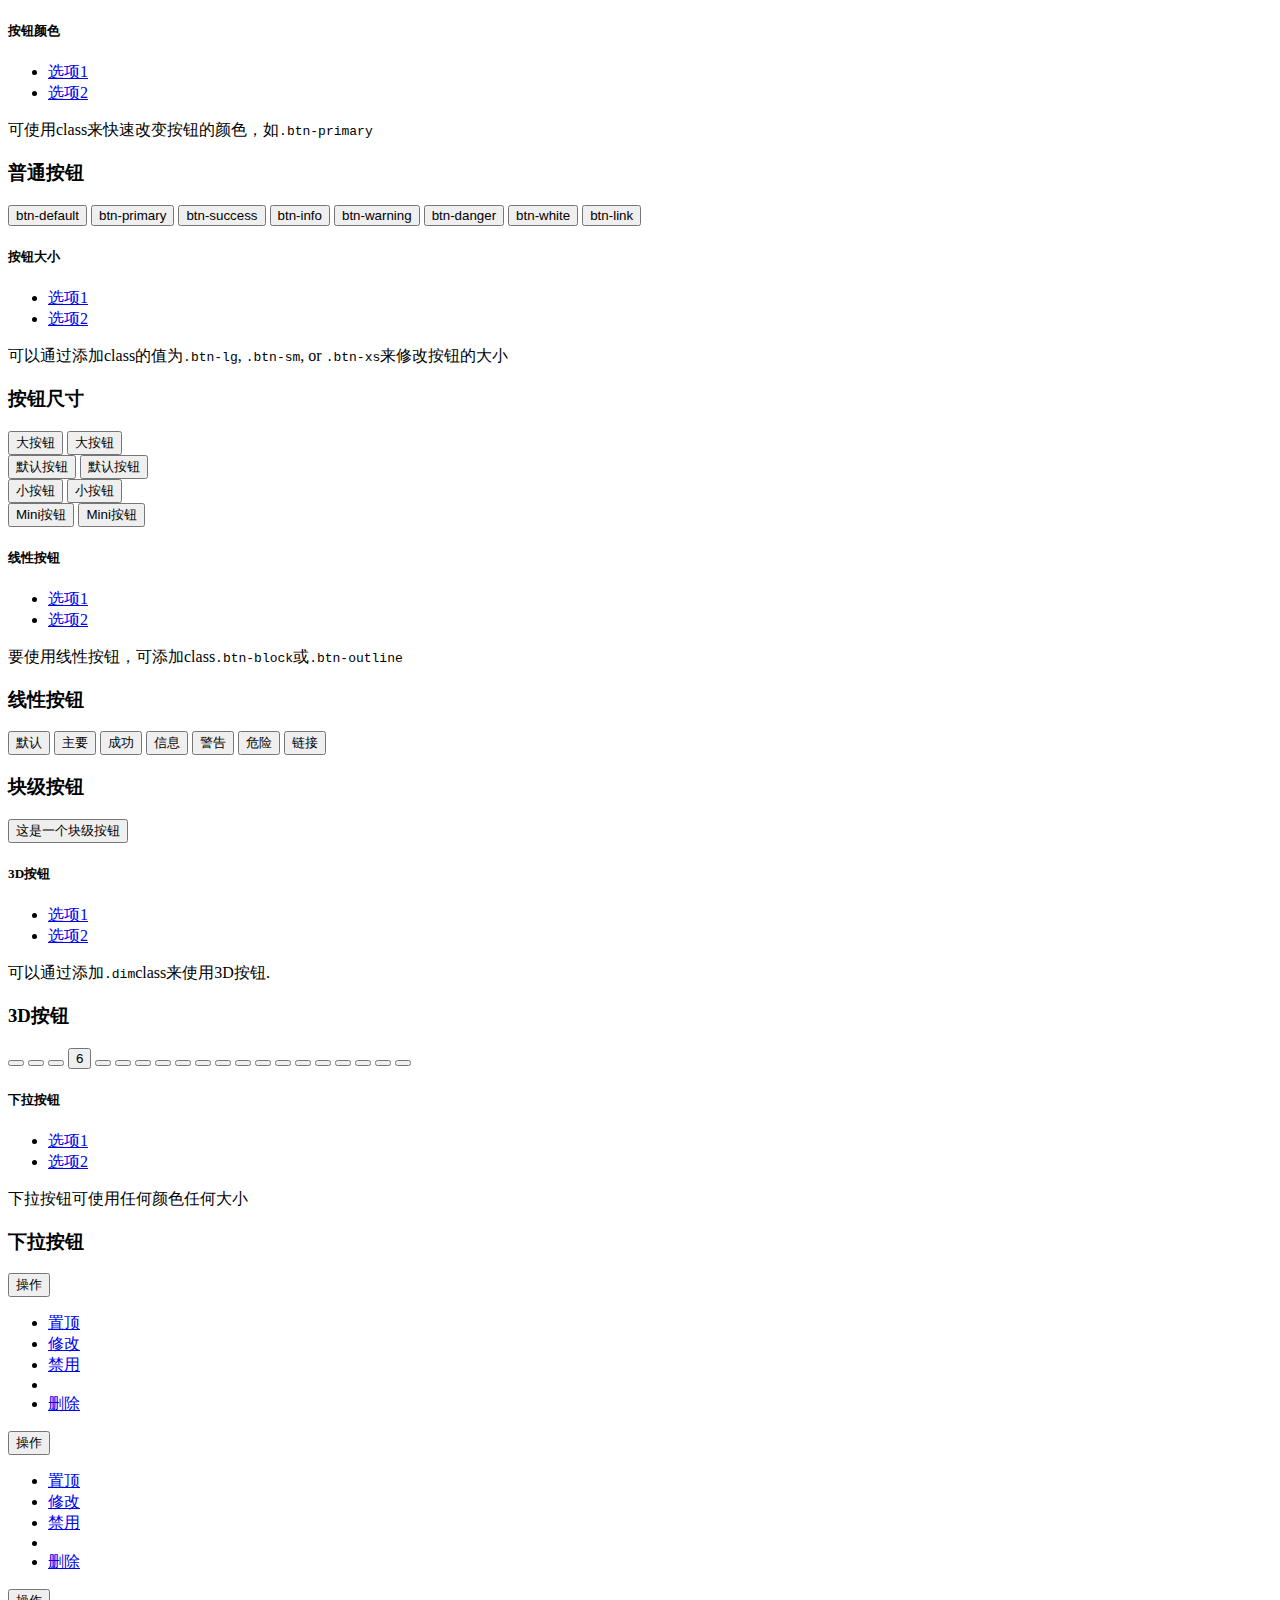
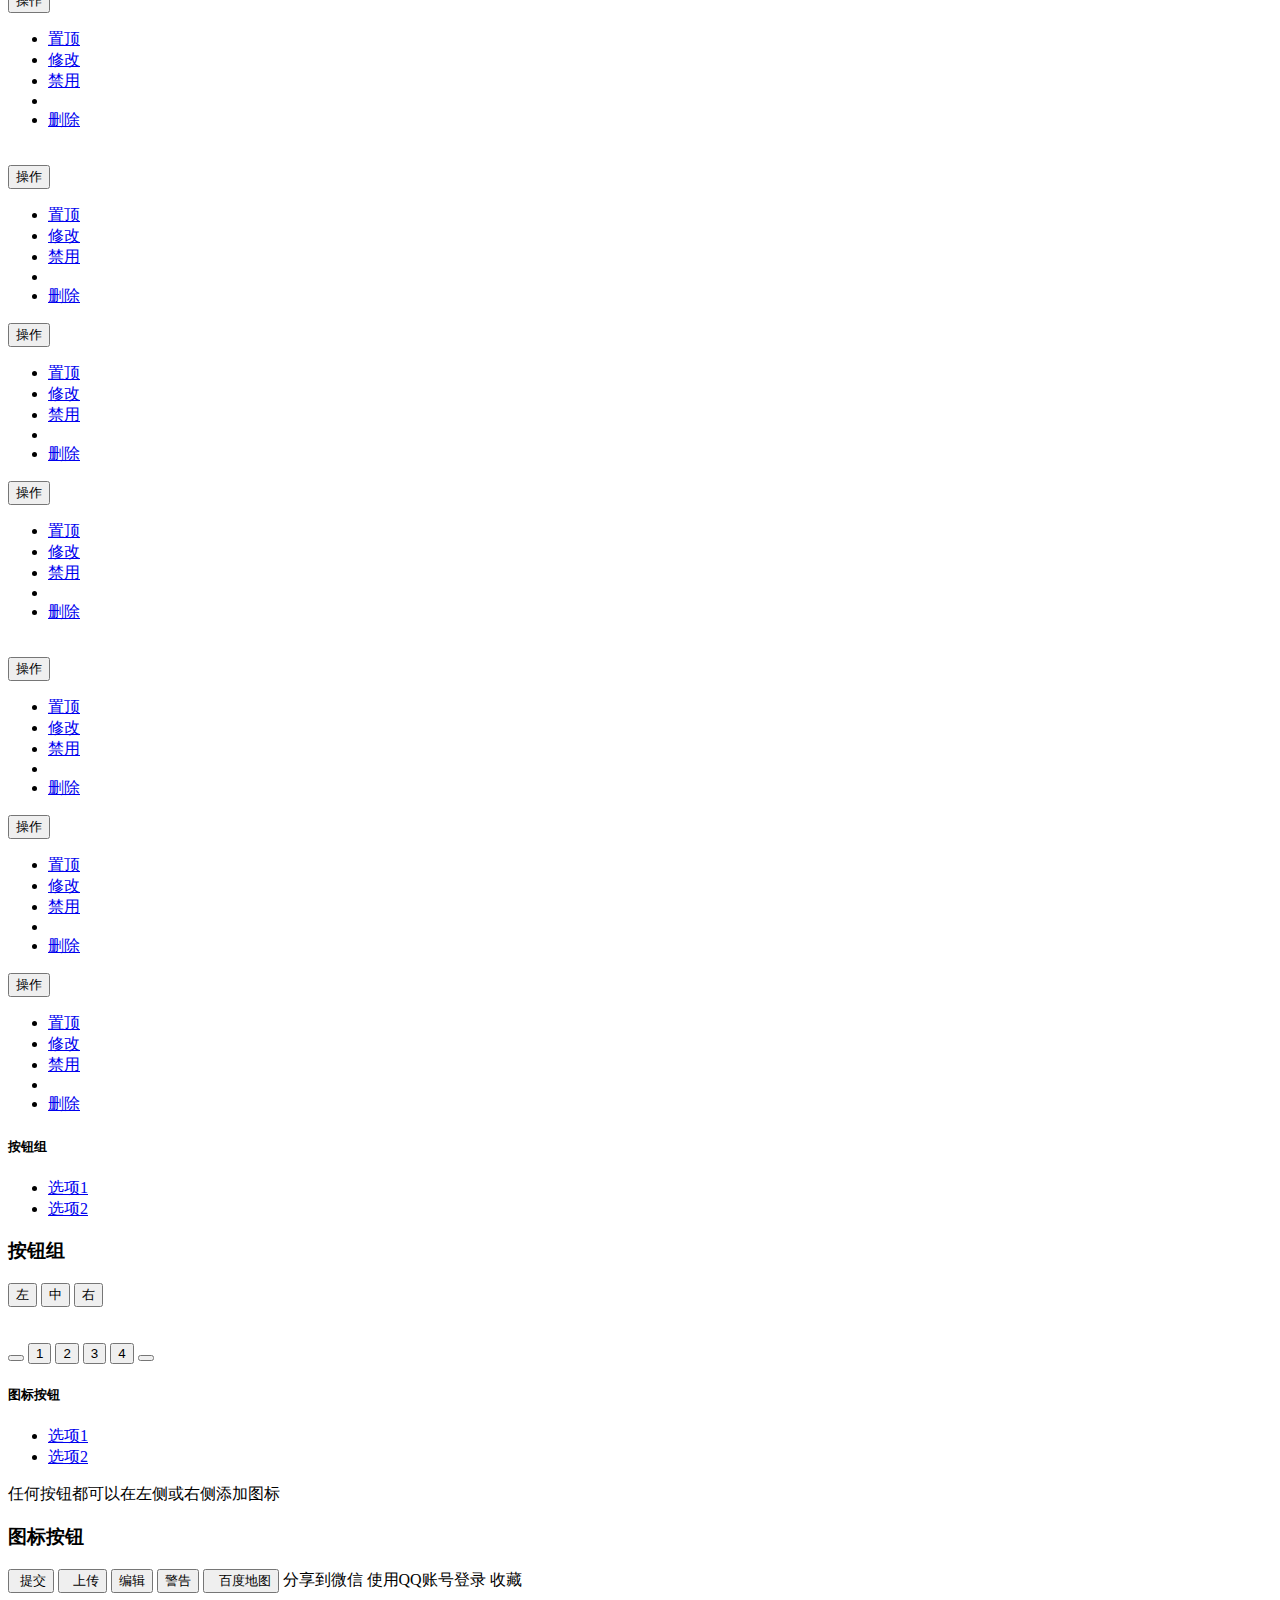
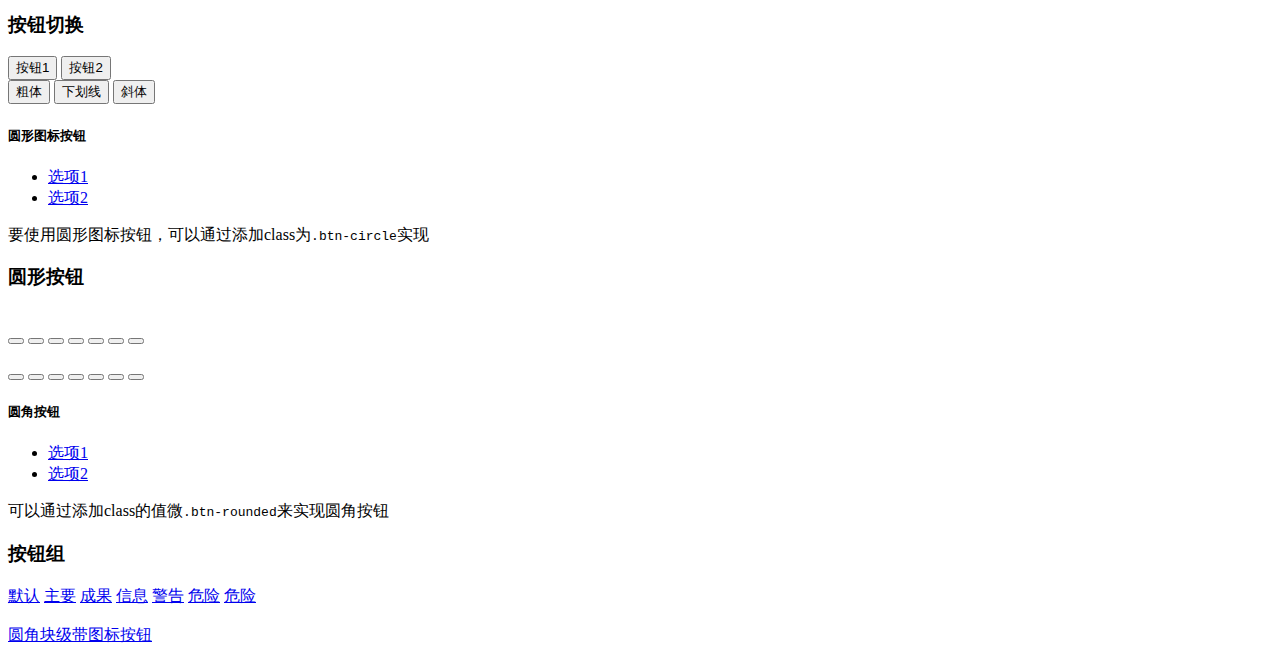
<file: yanxiuhair/yanxiuhair-admin/src/main/resources/templates/demo/form/button.html>
<!DOCTYPE html>
<html lang="zh">
<head>
	<th:block th:include="include :: header('按钮')" />
</head>
<body class="gray-bg">
     <div class="row wrapper wrapper-content animated fadeInRight">
        <div class="col-sm-4">
            <div class="ibox float-e-margins">
                <div class="ibox-title">
                    <h5>按钮颜色</h5>
                    <div class="ibox-tools">
                        <a class="collapse-link">
                            <i class="fa fa-chevron-up"></i>
                        </a>
                        <a class="dropdown-toggle" data-toggle="dropdown" href="#">
                            <i class="fa fa-wrench"></i>
                        </a>
                        <ul class="dropdown-menu dropdown-user">
                            <li><a href="#">选项1</a>
                            </li>
                            <li><a href="#">选项2</a>
                            </li>
                        </ul>
                        <a class="close-link">
                            <i class="fa fa-times"></i>
                        </a>
                    </div>
                </div>
                <div class="ibox-content">
                    <p>
                        可使用class来快速改变按钮的颜色，如<code>.btn-primary</code>
                    </p>

                    <h3 class="font-bold">
                            普通按钮
                        </h3>
                    <p>
                        <button type="button" class="btn btn-w-m btn-default">btn-default</button>
                        <button type="button" class="btn btn-w-m btn-primary">btn-primary</button>
                        <button type="button" class="btn btn-w-m btn-success">btn-success</button>
                        <button type="button" class="btn btn-w-m btn-info">btn-info</button>
                        <button type="button" class="btn btn-w-m btn-warning">btn-warning</button>
                        <button type="button" class="btn btn-w-m btn-danger">btn-danger</button>
                        <button type="button" class="btn btn-w-m btn-white">btn-white</button>
                        <button type="button" class="btn btn-w-m btn-link">btn-link</button>
                    </p>
                </div>
            </div>
        </div>
        <div class="col-sm-4">
            <div class="ibox float-e-margins">
                <div class="ibox-title">
                    <h5>按钮大小</h5>
                    <div class="ibox-tools">
                        <a class="collapse-link">
                            <i class="fa fa-chevron-up"></i>
                        </a>
                        <a class="dropdown-toggle" data-toggle="dropdown" href="#">
                            <i class="fa fa-wrench"></i>
                        </a>
                        <ul class="dropdown-menu dropdown-user">
                            <li><a href="#">选项1</a>
                            </li>
                            <li><a href="#">选项2</a>
                            </li>
                        </ul>
                        <a class="close-link">
                            <i class="fa fa-times"></i>
                        </a>
                    </div>
                </div>
                <div class="ibox-content">
                    <p>
                        可以通过添加class的值为<code>.btn-lg</code>, <code>.btn-sm</code>, or <code>.btn-xs</code>来修改按钮的大小
                    </p>
                    <h3 class="font-bold">按钮尺寸</h3>
                    <p>
                        <button type="button" class="btn btn-primary btn-lg">大按钮</button>
                        <button type="button" class="btn btn-default btn-lg">大按钮</button>
                        <br/>
                        <button type="button" class="btn btn-primary">默认按钮</button>
                        <button type="button" class="btn btn-default">默认按钮</button>
                        <br/>
                        <button type="button" class="btn btn-primary btn-sm">小按钮</button>
                        <button type="button" class="btn btn-default btn-sm">小按钮</button>
                        <br/>
                        <button type="button" class="btn btn-primary btn-xs">Mini按钮</button>
                        <button type="button" class="btn btn-default btn-xs">Mini按钮</button>
                    </p>
                </div>
            </div>
        </div>
        <div class="col-sm-4">
            <div class="ibox float-e-margins">
                <div class="ibox-title">
                    <h5>线性按钮</h5>
                    <div class="ibox-tools">
                        <a class="collapse-link">
                            <i class="fa fa-chevron-up"></i>
                        </a>
                        <a class="dropdown-toggle" data-toggle="dropdown" href="#">
                            <i class="fa fa-wrench"></i>
                        </a>
                        <ul class="dropdown-menu dropdown-user">
                            <li><a href="#">选项1</a>
                            </li>
                            <li><a href="#">选项2</a>
                            </li>
                        </ul>
                        <a class="close-link">
                            <i class="fa fa-times"></i>
                        </a>
                    </div>
                </div>
                <div class="ibox-content">
                    <p>
                        要使用线性按钮，可添加class<code>.btn-block</code>或<code>.btn-outline</code>
                    </p>

                    <h3 class="font-bold">线性按钮</h3>
                    <p>
                        <button type="button" class="btn btn-outline btn-default">默认</button>
                        <button type="button" class="btn btn-outline btn-primary">主要</button>
                        <button type="button" class="btn btn-outline btn-success">成功</button>
                        <button type="button" class="btn btn-outline btn-info">信息</button>
                        <button type="button" class="btn btn-outline btn-warning">警告</button>
                        <button type="button" class="btn btn-outline btn-danger">危险</button>
                        <button type="button" class="btn btn-outline btn-link">链接</button>
                    </p>
                    <h3 class="font-bold">块级按钮</h3>
                    <p>
                        <button type="button" class="btn btn-block btn-outline btn-primary">这是一个块级按钮</button>
                    </p>
                </div>
            </div>
        </div>
        <div class="col-sm-12">
            <div class="ibox float-e-margins">
                <div class="ibox-title">
                    <h5>3D按钮</h5>
                    <div class="ibox-tools">
                        <a class="collapse-link">
                            <i class="fa fa-chevron-up"></i>
                        </a>
                        <a class="dropdown-toggle" data-toggle="dropdown" href="#">
                            <i class="fa fa-wrench"></i>
                        </a>
                        <ul class="dropdown-menu dropdown-user">
                            <li><a href="#">选项1</a>
                            </li>
                            <li><a href="#">选项2</a>
                            </li>
                        </ul>
                        <a class="close-link">
                            <i class="fa fa-times"></i>
                        </a>
                    </div>
                </div>
                <div class="ibox-content">
                    <p>
                        可以通过添加<code>.dim</code>class来使用3D按钮.
                    </p>
                    <h3 class="font-bold">3D按钮</h3>

                    <button class="btn btn-primary dim btn-large-dim" type="button"><i class="fa fa-money"></i>
                    </button>
                    <button class="btn btn-warning dim btn-large-dim" type="button"><i class="fa fa-warning"></i>
                    </button>
                    <button class="btn btn-danger  dim btn-large-dim" type="button"><i class="fa fa-heart"></i>
                    </button>
                    <button class="btn btn-primary  dim btn-large-dim" type="button"><i class="fa fa-dollar"></i>6</button>
                    <button class="btn btn-info  dim btn-large-dim btn-outline" type="button"><i class="fa fa-ruble"></i>
                    </button>
                    <button class="btn btn-primary dim" type="button"><i class="fa fa-money"></i>
                    </button>
                    <button class="btn btn-warning dim" type="button"><i class="fa fa-warning"></i>
                    </button>
                    <button class="btn btn-primary dim" type="button"><i class="fa fa-check"></i>
                    </button>
                    <button class="btn btn-success  dim" type="button"><i class="fa fa-upload"></i>
                    </button>
                    <button class="btn btn-info  dim" type="button"><i class="fa fa-paste"></i>
                    </button>
                    <button class="btn btn-warning  dim" type="button"><i class="fa fa-warning"></i>
                    </button>
                    <button class="btn btn-default  dim " type="button"><i class="fa fa-star"></i>
                    </button>
                    <button class="btn btn-danger  dim " type="button"><i class="fa fa-heart"></i>
                    </button>

                    <button class="btn btn-outline btn-primary dim" type="button"><i class="fa fa-money"></i>
                    </button>
                    <button class="btn btn-outline btn-warning dim" type="button"><i class="fa fa-warning"></i>
                    </button>
                    <button class="btn btn-outline btn-primary dim" type="button"><i class="fa fa-check"></i>
                    </button>
                    <button class="btn btn-outline btn-success  dim" type="button"><i class="fa fa-upload"></i>
                    </button>
                    <button class="btn btn-outline btn-info  dim" type="button"><i class="fa fa-paste"></i>
                    </button>
                    <button class="btn btn-outline btn-warning  dim" type="button"><i class="fa fa-warning"></i>
                    </button>
                    <button class="btn btn-outline btn-danger  dim " type="button"><i class="fa fa-heart"></i>
                    </button>

                </div>
            </div>
        </div>
        <div class="col-sm-12">
            <div class="row">
                <div class="col-sm-6">
                    <div class="ibox float-e-margins">
                        <div class="ibox-title">
                            <h5>下拉按钮</h5>
                            <div class="ibox-tools">
                                <a class="collapse-link">
                                    <i class="fa fa-chevron-up"></i>
                                </a>
                                <a class="dropdown-toggle" data-toggle="dropdown" href="#">
                                    <i class="fa fa-wrench"></i>
                                </a>
                                <ul class="dropdown-menu dropdown-user">
                                    <li><a href="#">选项1</a>
                                    </li>
                                    <li><a href="#">选项2</a>
                                    </li>
                                </ul>
                                <a class="close-link">
                                    <i class="fa fa-times"></i>
                                </a>
                            </div>
                        </div>
                        <div class="ibox-content">
                            <p>
                                下拉按钮可使用任何颜色任何大小
                            </p>

                            <h3 class="font-bold">下拉按钮</h3>
                            <div class="btn-group">
                                <button data-toggle="dropdown" class="btn btn-primary dropdown-toggle">操作 <span class="caret"></span>
                                </button>
                                <ul class="dropdown-menu">
                                    <li><a href="#">置顶</a>
                                    </li>
                                    <li><a href="#" class="font-bold">修改</a>
                                    </li>
                                    <li><a href="#">禁用</a>
                                    </li>
                                    <li class="divider"></li>
                                    <li><a href="#">删除</a>
                                    </li>
                                </ul>
                            </div>
                            <div class="btn-group">
                                <button data-toggle="dropdown" class="btn btn-warning dropdown-toggle">操作 <span class="caret"></span>
                                </button>
                                <ul class="dropdown-menu">
                                    <li><a href="#">置顶</a>
                                    </li>
                                    <li><a href="#">修改</a>
                                    </li>
                                    <li><a href="#">禁用</a>
                                    </li>
                                    <li class="divider"></li>
                                    <li><a href="#">删除</a>
                                    </li>
                                </ul>
                            </div>
                            <div class="btn-group">
                                <button data-toggle="dropdown" class="btn btn-default dropdown-toggle">操作 <span class="caret"></span>
                                </button>
                                <ul class="dropdown-menu">
                                    <li><a href="#">置顶</a>
                                    </li>
                                    <li><a href="#" class="font-bold">修改</a>
                                    </li>
                                    <li><a href="#">禁用</a>
                                    </li>
                                    <li class="divider"></li>
                                    <li><a href="#">删除</a>
                                    </li>
                                </ul>
                            </div>

                            <br/>
                            <div class="btn-group">
                                <button data-toggle="dropdown" class="btn btn-primary btn-sm dropdown-toggle">操作 <span class="caret"></span>
                                </button>
                                <ul class="dropdown-menu">
                                    <li><a href="#">置顶</a>
                                    </li>
                                    <li><a href="#" class="font-bold">修改</a>
                                    </li>
                                    <li><a href="#">禁用</a>
                                    </li>
                                    <li class="divider"></li>
                                    <li><a href="#">删除</a>
                                    </li>
                                </ul>
                            </div>
                            <div class="btn-group">
                                <button data-toggle="dropdown" class="btn btn-warning btn-sm dropdown-toggle">操作 <span class="caret"></span>
                                </button>
                                <ul class="dropdown-menu">
                                    <li><a href="#">置顶</a>
                                    </li>
                                    <li><a href="#" class="font-bold">修改</a>
                                    </li>
                                    <li><a href="#">禁用</a>
                                    </li>
                                    <li class="divider"></li>
                                    <li><a href="#">删除</a>
                                    </li>
                                </ul>
                            </div>
                            <div class="btn-group">
                                <button data-toggle="dropdown" class="btn btn-default btn-sm dropdown-toggle">操作 <span class="caret"></span>
                                </button>
                                <ul class="dropdown-menu">
                                    <li><a href="#">置顶</a>
                                    </li>
                                    <li><a href="#" class="font-bold">修改</a>
                                    </li>
                                    <li><a href="#">禁用</a>
                                    </li>
                                    <li class="divider"></li>
                                    <li><a href="#">删除</a>
                                    </li>
                                </ul>
                            </div>
                            <br/>
                            <div class="btn-group">
                                <button data-toggle="dropdown" class="btn btn-primary btn-xs dropdown-toggle">操作 <span class="caret"></span>
                                </button>
                                <ul class="dropdown-menu">
                                    <li><a href="#">置顶</a>
                                    </li>
                                    <li><a href="#" class="font-bold">修改</a>
                                    </li>
                                    <li><a href="#">禁用</a>
                                    </li>
                                    <li class="divider"></li>
                                    <li><a href="#">删除</a>
                                    </li>
                                </ul>
                            </div>
                            <div class="btn-group">
                                <button data-toggle="dropdown" class="btn btn-warning btn-xs dropdown-toggle">操作 <span class="caret"></span>
                                </button>
                                <ul class="dropdown-menu">
                                    <li><a href="#">置顶</a>
                                    </li>
                                    <li><a href="#" class="font-bold">修改</a>
                                    </li>
                                    <li><a href="#">禁用</a>
                                    </li>
                                    <li class="divider"></li>
                                    <li><a href="#">删除</a>
                                    </li>
                                </ul>
                            </div>
                            <div class="btn-group">
                                <button data-toggle="dropdown" class="btn btn-default btn-xs dropdown-toggle">操作 <span class="caret"></span>
                                </button>
                                <ul class="dropdown-menu">
                                    <li><a href="#">置顶</a>
                                    </li>
                                    <li><a href="#" class="font-bold">修改</a>
                                    </li>
                                    <li><a href="#">禁用</a>
                                    </li>
                                    <li class="divider"></li>
                                    <li><a href="#">删除</a>
                                    </li>
                                </ul>
                            </div>
                        </div>
                    </div>
                </div>
                <div class="col-sm-6">
                    <div class="ibox float-e-margins">
                        <div class="ibox-title">
                            <h5>按钮组</h5>
                            <div class="ibox-tools">
                                <a class="collapse-link">
                                    <i class="fa fa-chevron-up"></i>
                                </a>
                                <a class="dropdown-toggle" data-toggle="dropdown" href="#">
                                    <i class="fa fa-wrench"></i>
                                </a>
                                <ul class="dropdown-menu dropdown-user">
                                    <li><a href="#">选项1</a>
                                    </li>
                                    <li><a href="#">选项2</a>
                                    </li>
                                </ul>
                                <a class="close-link">
                                    <i class="fa fa-times"></i>
                                </a>
                            </div>
                        </div>
                        <div class="ibox-content">

                            <h3 class="font-bold">按钮组</h3>
                            <div class="btn-group">
                                <button class="btn btn-white" type="button">左</button>
                                <button class="btn btn-primary" type="button">中</button>
                                <button class="btn btn-white" type="button">右</button>
                            </div>
                            <br/>
                            <br/>
                            <div class="btn-group">
                                <button type="button" class="btn btn-white"><i class="fa fa-chevron-left"></i>
                                </button>
                                <button class="btn btn-white">1</button>
                                <button class="btn btn-white  active">2</button>
                                <button class="btn btn-white">3</button>
                                <button class="btn btn-white">4</button>
                                <button type="button" class="btn btn-white"><i class="fa fa-chevron-right"></i>
                                </button>
                            </div>
                        </div>
                    </div>
                </div>
            </div>
            <div class="ibox float-e-margins">
                <div class="ibox-title">
                    <h5>图标按钮 </h5>
                    <div class="ibox-tools">
                        <a class="collapse-link">
                            <i class="fa fa-chevron-up"></i>
                        </a>
                        <a class="dropdown-toggle" data-toggle="dropdown" href="#">
                            <i class="fa fa-wrench"></i>
                        </a>
                        <ul class="dropdown-menu dropdown-user">
                            <li><a href="#">选项1</a>
                            </li>
                            <li><a href="#">选项2</a>
                            </li>
                        </ul>
                        <a class="close-link">
                            <i class="fa fa-times"></i>
                        </a>
                    </div>
                </div>
                <div class="ibox-content">
                    <p>
                        任何按钮都可以在左侧或右侧添加图标
                    </p>

                    <h3 class="font-bold">图标按钮</h3>
                    <p>
                        <button class="btn btn-primary " type="button"><i class="fa fa-check"></i>&nbsp;提交</button>
                        <button class="btn btn-success " type="button"><i class="fa fa-upload"></i>&nbsp;&nbsp;<span class="bold">上传</span>
                        </button>
                        <button class="btn btn-info " type="button"><i class="fa fa-paste"></i> 编辑</button>
                        <button class="btn btn-warning " type="button"><i class="fa fa-warning"></i> <span class="bold">警告</span>
                        </button>
                        <button class="btn btn-default " type="button"><i class="fa fa-map-marker"></i>&nbsp;&nbsp;百度地图</button>

                        <a class="btn btn-success">
                            <i class="fa fa-weixin"> </i> 分享到微信
                        </a>
                        <a class="btn btn-success btn-outline">
                            <i class="fa fa-qq"> </i> 使用QQ账号登录
                        </a>
                        <a class="btn btn-white btn-bitbucket">
                            <i class="fa fa-user-md"></i>
                        </a>
                        <a class="btn btn-white btn-bitbucket">
                            <i class="fa fa-group"></i>
                        </a>
                        <a class="btn btn-white btn-bitbucket">
                            <i class="fa fa-wrench"></i>
                        </a>
                        <a class="btn btn-white btn-bitbucket">
                            <i class="fa fa-exchange"></i>
                        </a>
                        <a class="btn btn-white btn-bitbucket">
                            <i class="fa fa-check-circle-o"></i>
                        </a>
                        <a class="btn btn-white btn-bitbucket">
                            <i class="fa fa-road"></i>
                        </a>
                        <a class="btn btn-white btn-bitbucket">
                            <i class="fa fa-ambulance"></i>
                        </a>
                        <a class="btn btn-white btn-bitbucket">
                            <i class="fa fa-star"></i> 收藏
                        </a>
                    </p>

                    <h3 class="font-bold">按钮切换</h3>
                    <button data-toggle="button" class="btn btn-primary btn-outline" type="button">按钮1</button>
                    <button data-toggle="button" class="btn btn-primary" type="button">按钮2</button>
                    <div data-toggle="buttons-checkbox" class="btn-group">
                        <button class="btn btn-primary active" type="button"><i class="fa fa-bold"></i> 粗体</button>
                        <button class="btn btn-primary" type="button"><i class="fa fa-underline"></i> 下划线</button>
                        <button class="btn btn-primary active" type="button"><i class="fa fa-italic"></i> 斜体</button>
                    </div>
                </div>
            </div>
        </div>
        <div class="col-sm-12">
            <div class="row">
                <div class="col-sm-6">
                    <div class="ibox float-e-margins">
                        <div class="ibox-title">
                            <h5>圆形图标按钮</h5>
                            <div class="ibox-tools">
                                <a class="collapse-link">
                                    <i class="fa fa-chevron-up"></i>
                                </a>
                                <a class="dropdown-toggle" data-toggle="dropdown" href="#">
                                    <i class="fa fa-wrench"></i>
                                </a>
                                <ul class="dropdown-menu dropdown-user">
                                    <li><a href="#">选项1</a>
                                    </li>
                                    <li><a href="#">选项2</a>
                                    </li>
                                </ul>
                                <a class="close-link">
                                    <i class="fa fa-times"></i>
                                </a>
                            </div>
                        </div>
                        <div class="ibox-content">
                            <p>
                                要使用圆形图标按钮，可以通过添加class为<code>.btn-circle</code>实现
                            </p>

                            <h3 class="font-bold">圆形按钮</h3>
                            <br/>
                            <button class="btn btn-default btn-circle" type="button"><i class="fa fa-check"></i>
                            </button>
                            <button class="btn btn-primary btn-circle" type="button"><i class="fa fa-list"></i>
                            </button>
                            <button class="btn btn-success btn-circle" type="button"><i class="fa fa-link"></i>
                            </button>
                            <button class="btn btn-info btn-circle" type="button"><i class="fa fa-check"></i>
                            </button>
                            <button class="btn btn-warning btn-circle" type="button"><i class="fa fa-times"></i>
                            </button>
                            <button class="btn btn-danger btn-circle" type="button"><i class="fa fa-heart"></i>
                            </button>
                            <button class="btn btn-danger btn-circle btn-outline" type="button"><i class="fa fa-heart"></i>
                            </button>
                            <br/>
                            <br/>
                            <button class="btn btn-default btn-circle btn-lg" type="button"><i class="fa fa-check"></i>
                            </button>
                            <button class="btn btn-primary btn-circle btn-lg" type="button"><i class="fa fa-list"></i>
                            </button>
                            <button class="btn btn-success btn-circle btn-lg" type="button"><i class="fa fa-link"></i>
                            </button>
                            <button class="btn btn-info btn-circle btn-lg" type="button"><i class="fa fa-check"></i>
                            </button>
                            <button class="btn btn-warning btn-circle btn-lg" type="button"><i class="fa fa-times"></i>
                            </button>
                            <button class="btn btn-danger btn-circle btn-lg" type="button"><i class="fa fa-heart"></i>
                            </button>
                            <button class="btn btn-danger btn-circle btn-lg btn-outline" type="button"><i class="fa fa-heart"></i>
                            </button>

                        </div>
                    </div>
                </div>
                <div class="col-sm-6">
                    <div class="ibox float-e-margins">
                        <div class="ibox-title">
                            <h5>圆角按钮</h5>
                            <div class="ibox-tools">
                                <a class="collapse-link">
                                    <i class="fa fa-chevron-up"></i>
                                </a>
                                <a class="dropdown-toggle" data-toggle="dropdown" href="#">
                                    <i class="fa fa-wrench"></i>
                                </a>
                                <ul class="dropdown-menu dropdown-user">
                                    <li><a href="#">选项1</a>
                                    </li>
                                    <li><a href="#">选项2</a>
                                    </li>
                                </ul>
                                <a class="close-link">
                                    <i class="fa fa-times"></i>
                                </a>
                            </div>
                        </div>
                        <div class="ibox-content">
                            <p>
                                可以通过添加class的值微<code>.btn-rounded</code>来实现圆角按钮
                            </p>

                            <h3 class="font-bold">按钮组</h3>
                            <p>
                                <a class="btn btn-default btn-rounded" href="#">默认</a>
                                <a class="btn btn-primary btn-rounded" href="#">主要</a>
                                <a class="btn btn-success btn-rounded" href="#">成果</a>
                                <a class="btn btn-info btn-rounded" href="#">信息</a>
                                <a class="btn btn-warning btn-rounded" href="#">警告</a>
                                <a class="btn btn-danger btn-rounded" href="#">危险</a>
                                <a class="btn btn-danger btn-rounded btn-outline" href="#">危险</a>
                                <br/>
                                <br/>
                                <a class="btn btn-primary btn-rounded btn-block" href="#"><i class="fa fa-info-circle"></i> 圆角块级带图标按钮</a>
                            </p>
                        </div>
                    </div>
                </div>

            </div>
        </div>
    </div>
    <th:block th:include="include :: footer" />
</body>
</html>
</file>
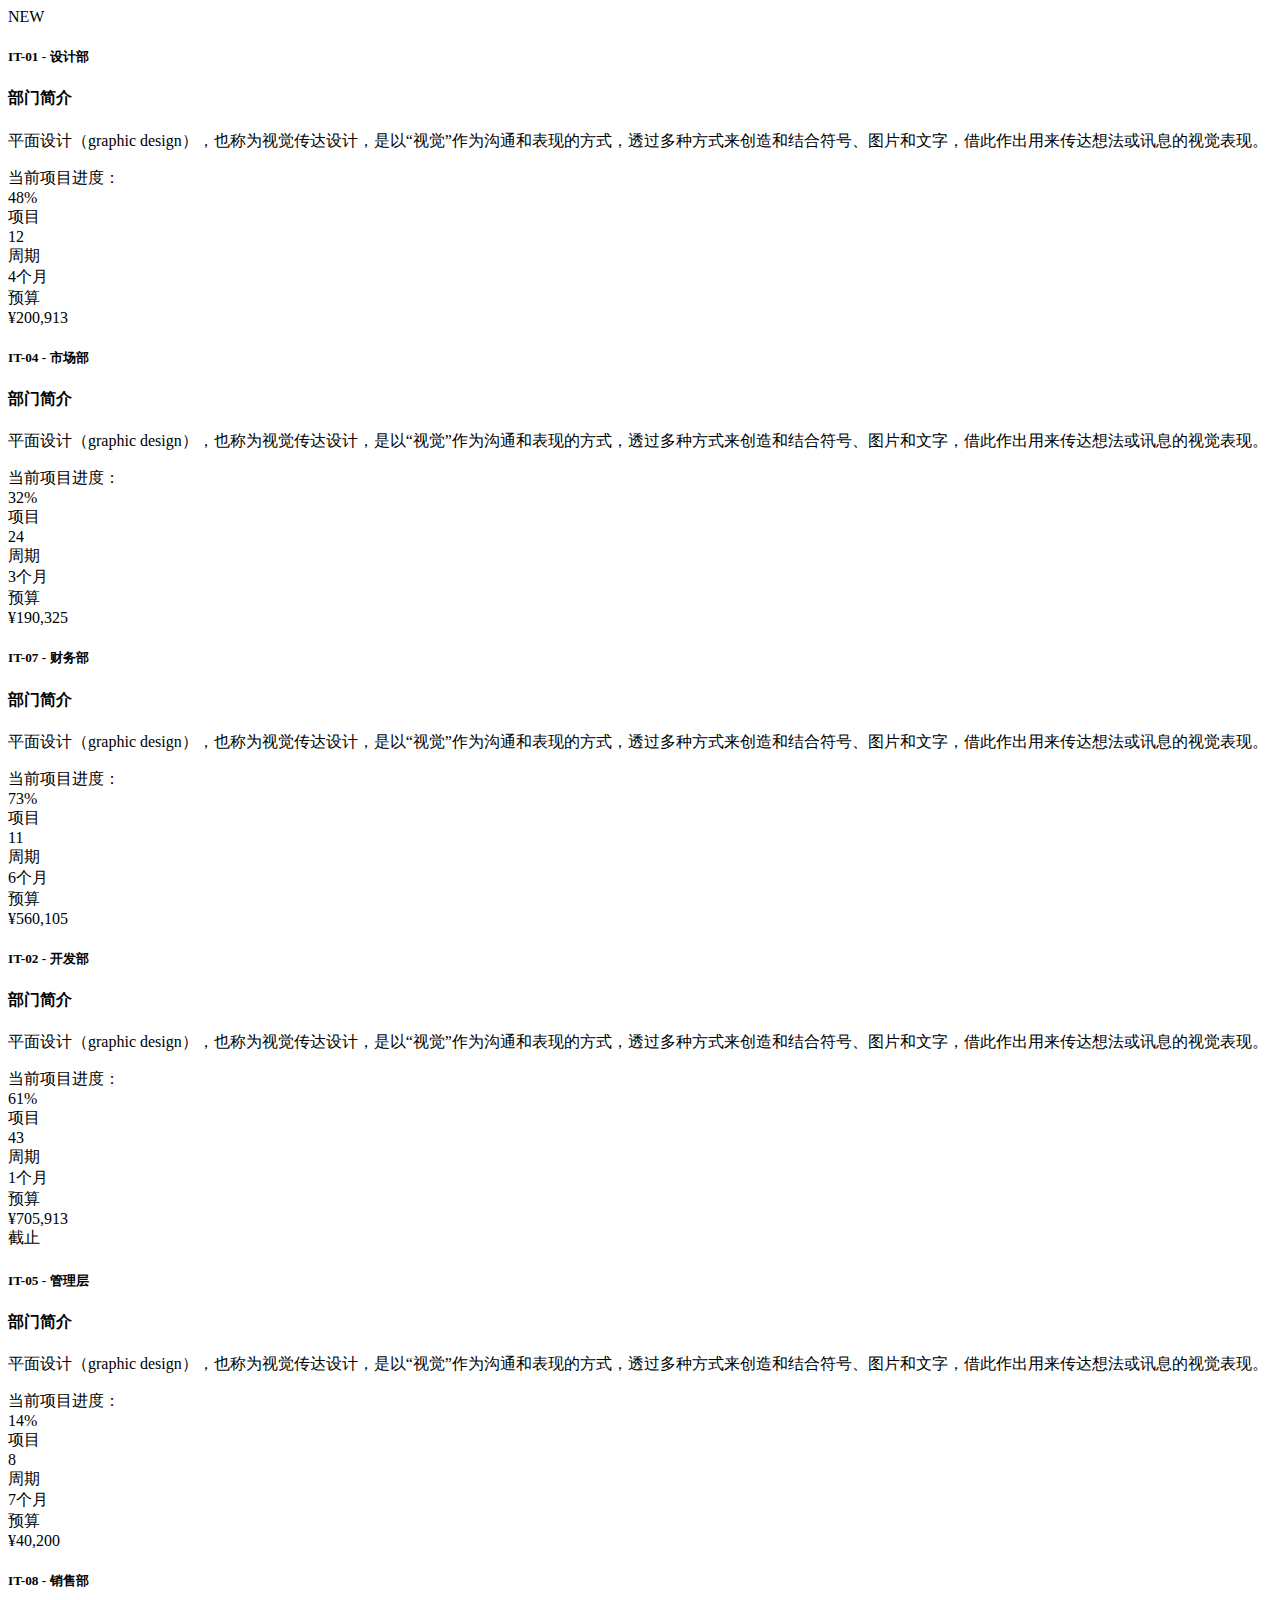
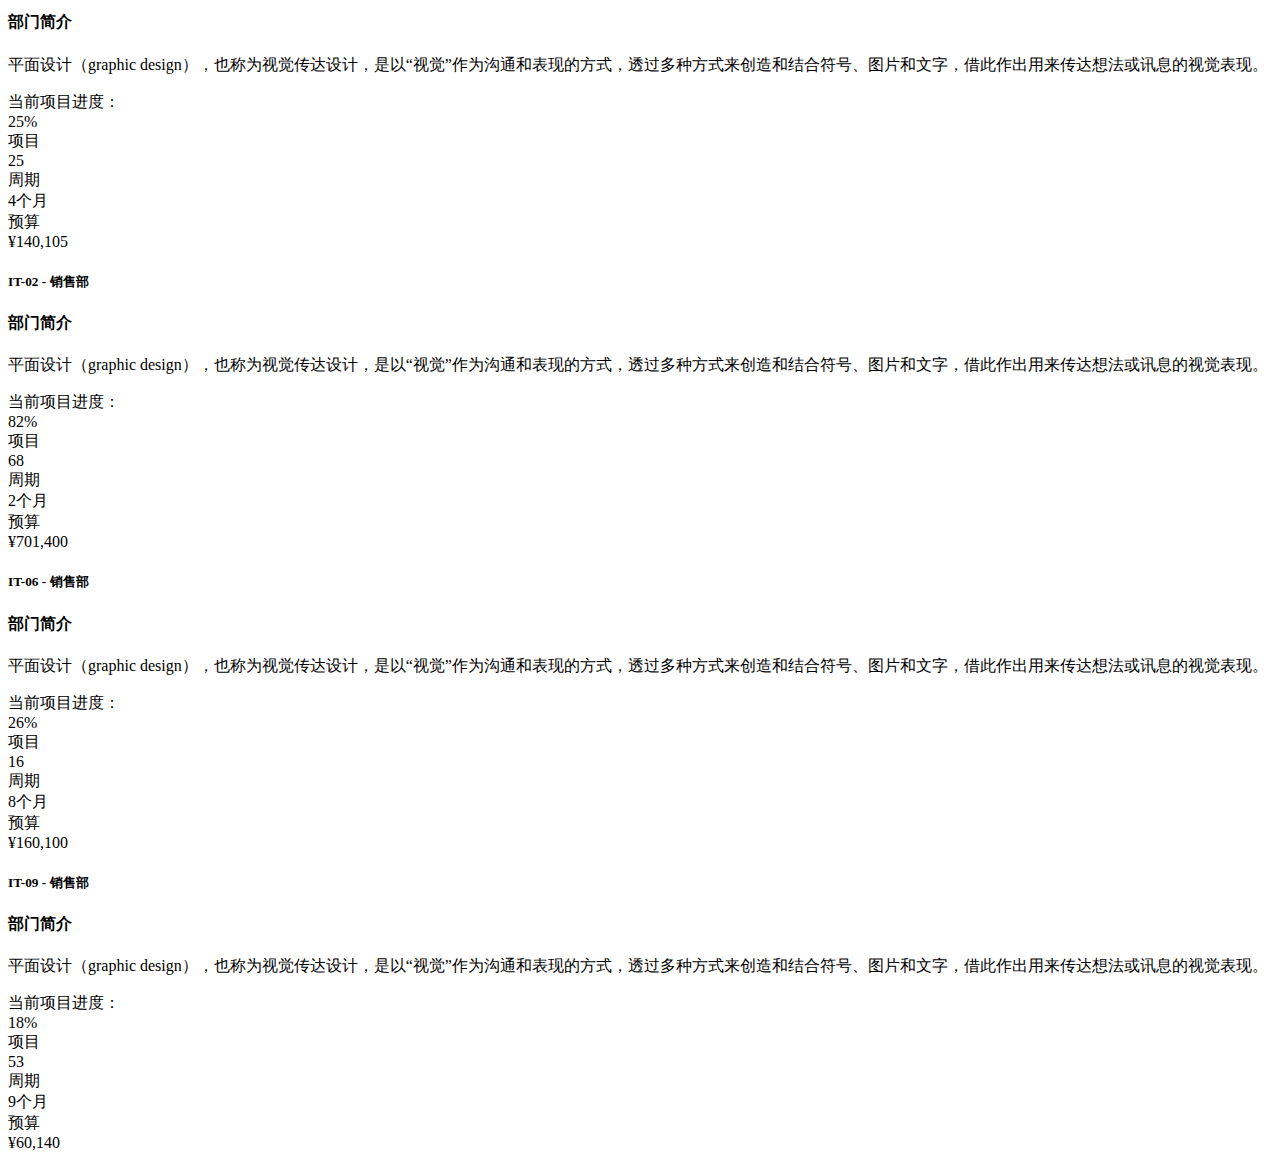
<file: yanxiuhair/yanxiuhair-admin/src/main/resources/templates/demo/form/cards.html>
<!DOCTYPE html>
<html lang="zh">
<head>
	<th:block th:include="include :: header('卡片列表')" />
</head>
<body class="gray-bg">
    <div class="wrapper wrapper-content animated fadeInRight">
        <div class="row">
            <div class="col-sm-4">
                <div class="ibox">
                    <div class="ibox-title">
                        <span class="label label-primary pull-right">NEW</span>
                        <h5>IT-01 - 设计部</h5>
                    </div>
                    <div class="ibox-content">
                        <h4>部门简介</h4>
                        <p>
                                                                           平面设计（graphic design），也称为视觉传达设计，是以“视觉”作为沟通和表现的方式，透过多种方式来创造和结合符号、图片和文字，借此作出用来传达想法或讯息的视觉表现。
                        </p>
                        <div>
                            <span>当前项目进度：</span>
                            <div class="stat-percent">48%</div>
                            <div class="progress progress-mini">
                                <div style="width: 48%;" class="progress-bar"></div>
                            </div>
                        </div>
                        <div class="row  m-t-sm">
                            <div class="col-sm-4">
                                <div class="font-bold">项目</div>
                                12
                            </div>
                            <div class="col-sm-4">
                                <div class="font-bold">周期</div>
                                4个月
                            </div>
                            <div class="col-sm-4 text-right">
                                <div class="font-bold">预算</div>
                                &yen;200,913 <i class="fa fa-level-up text-navy"></i>
                            </div>
                        </div>

                    </div>
                </div>
                <div class="ibox">
                    <div class="ibox-title">
                        <h5>IT-04 - 市场部</h5>
                    </div>
                    <div class="ibox-content">
                        <h4>部门简介</h4>
                        <p>
                                                                           平面设计（graphic design），也称为视觉传达设计，是以“视觉”作为沟通和表现的方式，透过多种方式来创造和结合符号、图片和文字，借此作出用来传达想法或讯息的视觉表现。
                        </p>
                        <div>
                            <span>当前项目进度：</span>
                            <div class="stat-percent">32%</div>
                            <div class="progress progress-mini">
                                <div style="width: 32%;" class="progress-bar"></div>
                            </div>
                        </div>
                        <div class="row  m-t-sm">
                            <div class="col-sm-4">
                                <div class="font-bold">项目</div>
                                24
                            </div>
                            <div class="col-sm-4">
                                <div class="font-bold">周期</div>
                                3个月
                            </div>
                            <div class="col-sm-4 text-right">
                                <div class="font-bold">预算</div>
                                &yen;190,325 <i class="fa fa-level-up text-navy"></i>
                            </div>
                        </div>

                    </div>
                </div>
                <div class="ibox">
                    <div class="ibox-title">
                        <h5>IT-07 - 财务部</h5>
                    </div>
                    <div class="ibox-content">
                        <h4>部门简介</h4>
                        <p>
                                                                           平面设计（graphic design），也称为视觉传达设计，是以“视觉”作为沟通和表现的方式，透过多种方式来创造和结合符号、图片和文字，借此作出用来传达想法或讯息的视觉表现。
                        </p>
                        <div>
                            <span>当前项目进度：</span>
                            <div class="stat-percent">73%</div>
                            <div class="progress progress-mini">
                                <div style="width: 73%;" class="progress-bar"></div>
                            </div>
                        </div>
                        <div class="row  m-t-sm">
                            <div class="col-sm-4">
                                <div class="font-bold">项目</div>
                                11
                            </div>
                            <div class="col-sm-4">
                                <div class="font-bold">周期</div>
                                6个月
                            </div>
                            <div class="col-sm-4 text-right">
                                <div class="font-bold">预算</div>
                                &yen;560,105 <i class="fa fa-level-up text-navy"></i>
                            </div>
                        </div>

                    </div>
                </div>
            </div>
            <div class="col-sm-4">
                <div class="ibox">
                    <div class="ibox-title">
                        <h5>IT-02 - 开发部</h5>
                    </div>
                    <div class="ibox-content">
                        <h4>部门简介</h4>
                        <p>
                                                                           平面设计（graphic design），也称为视觉传达设计，是以“视觉”作为沟通和表现的方式，透过多种方式来创造和结合符号、图片和文字，借此作出用来传达想法或讯息的视觉表现。
                        </p>
                        <div>
                            <span>当前项目进度：</span>
                            <div class="stat-percent">61%</div>
                            <div class="progress progress-mini">
                                <div style="width: 61%;" class="progress-bar"></div>
                            </div>
                        </div>
                        <div class="row  m-t-sm">
                            <div class="col-sm-4">
                                <div class="font-bold">项目</div>
                                43
                            </div>
                            <div class="col-sm-4">
                                <div class="font-bold">周期</div>
                                1个月
                            </div>
                            <div class="col-sm-4 text-right">
                                <div class="font-bold">预算</div>
                                &yen;705,913 <i class="fa fa-level-up text-navy"></i>
                            </div>
                        </div>

                    </div>
                </div>
                <div class="ibox">
                    <div class="ibox-title">
                        <span class="label label-warning pull-right">截止</span>
                        <h5>IT-05 - 管理层</h5>
                    </div>
                    <div class="ibox-content">
                        <h4>部门简介</h4>
                        <p>
                                                                           平面设计（graphic design），也称为视觉传达设计，是以“视觉”作为沟通和表现的方式，透过多种方式来创造和结合符号、图片和文字，借此作出用来传达想法或讯息的视觉表现。
                        </p>
                        <div>
                            <span>当前项目进度：</span>
                            <div class="stat-percent">14%</div>
                            <div class="progress progress-mini">
                                <div style="width: 14%;" class="progress-bar"></div>
                            </div>
                        </div>
                        <div class="row  m-t-sm">
                            <div class="col-sm-4">
                                <div class="font-bold">项目</div>
                                8
                            </div>
                            <div class="col-sm-4">
                                <div class="font-bold">周期</div>
                                7个月
                            </div>
                            <div class="col-sm-4 text-right">
                                <div class="font-bold">预算</div>
                                &yen;40,200 <i class="fa fa-level-up text-navy"></i>
                            </div>
                        </div>

                    </div>
                </div>
                <div class="ibox">
                    <div class="ibox-title">
                        <h5>IT-08 - 销售部</h5>
                    </div>
                    <div class="ibox-content">
                        <h4>部门简介</h4>
                        <p>
                                                                           平面设计（graphic design），也称为视觉传达设计，是以“视觉”作为沟通和表现的方式，透过多种方式来创造和结合符号、图片和文字，借此作出用来传达想法或讯息的视觉表现。
                        </p>
                        <div>
                            <span>当前项目进度：</span>
                            <div class="stat-percent">25%</div>
                            <div class="progress progress-mini">
                                <div style="width: 25%;" class="progress-bar"></div>
                            </div>
                        </div>
                        <div class="row  m-t-sm">
                            <div class="col-sm-4">
                                <div class="font-bold">项目</div>
                                25
                            </div>
                            <div class="col-sm-4">
                                <div class="font-bold">周期</div>
                                4个月
                            </div>
                            <div class="col-sm-4 text-right">
                                <div class="font-bold">预算</div>
                                &yen;140,105 <i class="fa fa-level-up text-navy"></i>
                            </div>
                        </div>

                    </div>
                </div>
            </div>
            <div class="col-sm-4">
                <div class="ibox">
                    <div class="ibox-title">

                        <h5>IT-02 - 销售部</h5>
                    </div>
                    <div class="ibox-content">
                        <h4>部门简介</h4>
                        <p>
                                                                           平面设计（graphic design），也称为视觉传达设计，是以“视觉”作为沟通和表现的方式，透过多种方式来创造和结合符号、图片和文字，借此作出用来传达想法或讯息的视觉表现。
                        </p>
                        <div>
                            <span>当前项目进度：</span>
                            <div class="stat-percent">82%</div>
                            <div class="progress progress-mini">
                                <div style="width: 82%;" class="progress-bar"></div>
                            </div>
                        </div>
                        <div class="row  m-t-sm">
                            <div class="col-sm-4">
                                <div class="font-bold">项目</div>
                                68
                            </div>
                            <div class="col-sm-4">
                                <div class="font-bold">周期</div>
                                2个月
                            </div>
                            <div class="col-sm-4 text-right">
                                <div class="font-bold">预算</div>
                                &yen;701,400 <i class="fa fa-level-up text-navy"></i>
                            </div>
                        </div>

                    </div>
                </div>
                <div class="ibox">
                    <div class="ibox-title">
                        <h5>IT-06 - 销售部</h5>
                    </div>
                    <div class="ibox-content">
                        <h4>部门简介</h4>
                        <p>
                                                                           平面设计（graphic design），也称为视觉传达设计，是以“视觉”作为沟通和表现的方式，透过多种方式来创造和结合符号、图片和文字，借此作出用来传达想法或讯息的视觉表现。
                        </p>
                        <div>
                            <span>当前项目进度：</span>
                            <div class="stat-percent">26%</div>
                            <div class="progress progress-mini">
                                <div style="width: 26%;" class="progress-bar"></div>
                            </div>
                        </div>
                        <div class="row  m-t-sm">
                            <div class="col-sm-4">
                                <div class="font-bold">项目</div>
                                16
                            </div>
                            <div class="col-sm-4">
                                <div class="font-bold">周期</div>
                                8个月
                            </div>
                            <div class="col-sm-4 text-right">
                                <div class="font-bold">预算</div>
                                &yen;160,100 <i class="fa fa-level-up text-navy"></i>
                            </div>
                        </div>

                    </div>
                </div>
                <div class="ibox">
                    <div class="ibox-title">
                        <h5>IT-09 - 销售部</h5>
                    </div>
                    <div class="ibox-content">
                        <h4>部门简介</h4>
                        <p>
                                                                           平面设计（graphic design），也称为视觉传达设计，是以“视觉”作为沟通和表现的方式，透过多种方式来创造和结合符号、图片和文字，借此作出用来传达想法或讯息的视觉表现。
                        </p>
                        <div>
                            <span>当前项目进度：</span>
                            <div class="stat-percent">18%</div>
                            <div class="progress progress-mini">
                                <div style="width: 18%;" class="progress-bar"></div>
                            </div>
                        </div>
                        <div class="row  m-t-sm">
                            <div class="col-sm-4">
                                <div class="font-bold">项目</div>
                                53
                            </div>
                            <div class="col-sm-4">
                                <div class="font-bold">周期</div>
                                9个月
                            </div>
                            <div class="col-sm-4 text-right">
                                <div class="font-bold">预算</div>
                                &yen;60,140 <i class="fa fa-level-up text-navy"></i>
                            </div>
                        </div>

                    </div>
                </div>
            </div>
        </div>
    </div>
    <th:block th:include="include :: footer" />
</body>
</html>
</file>
